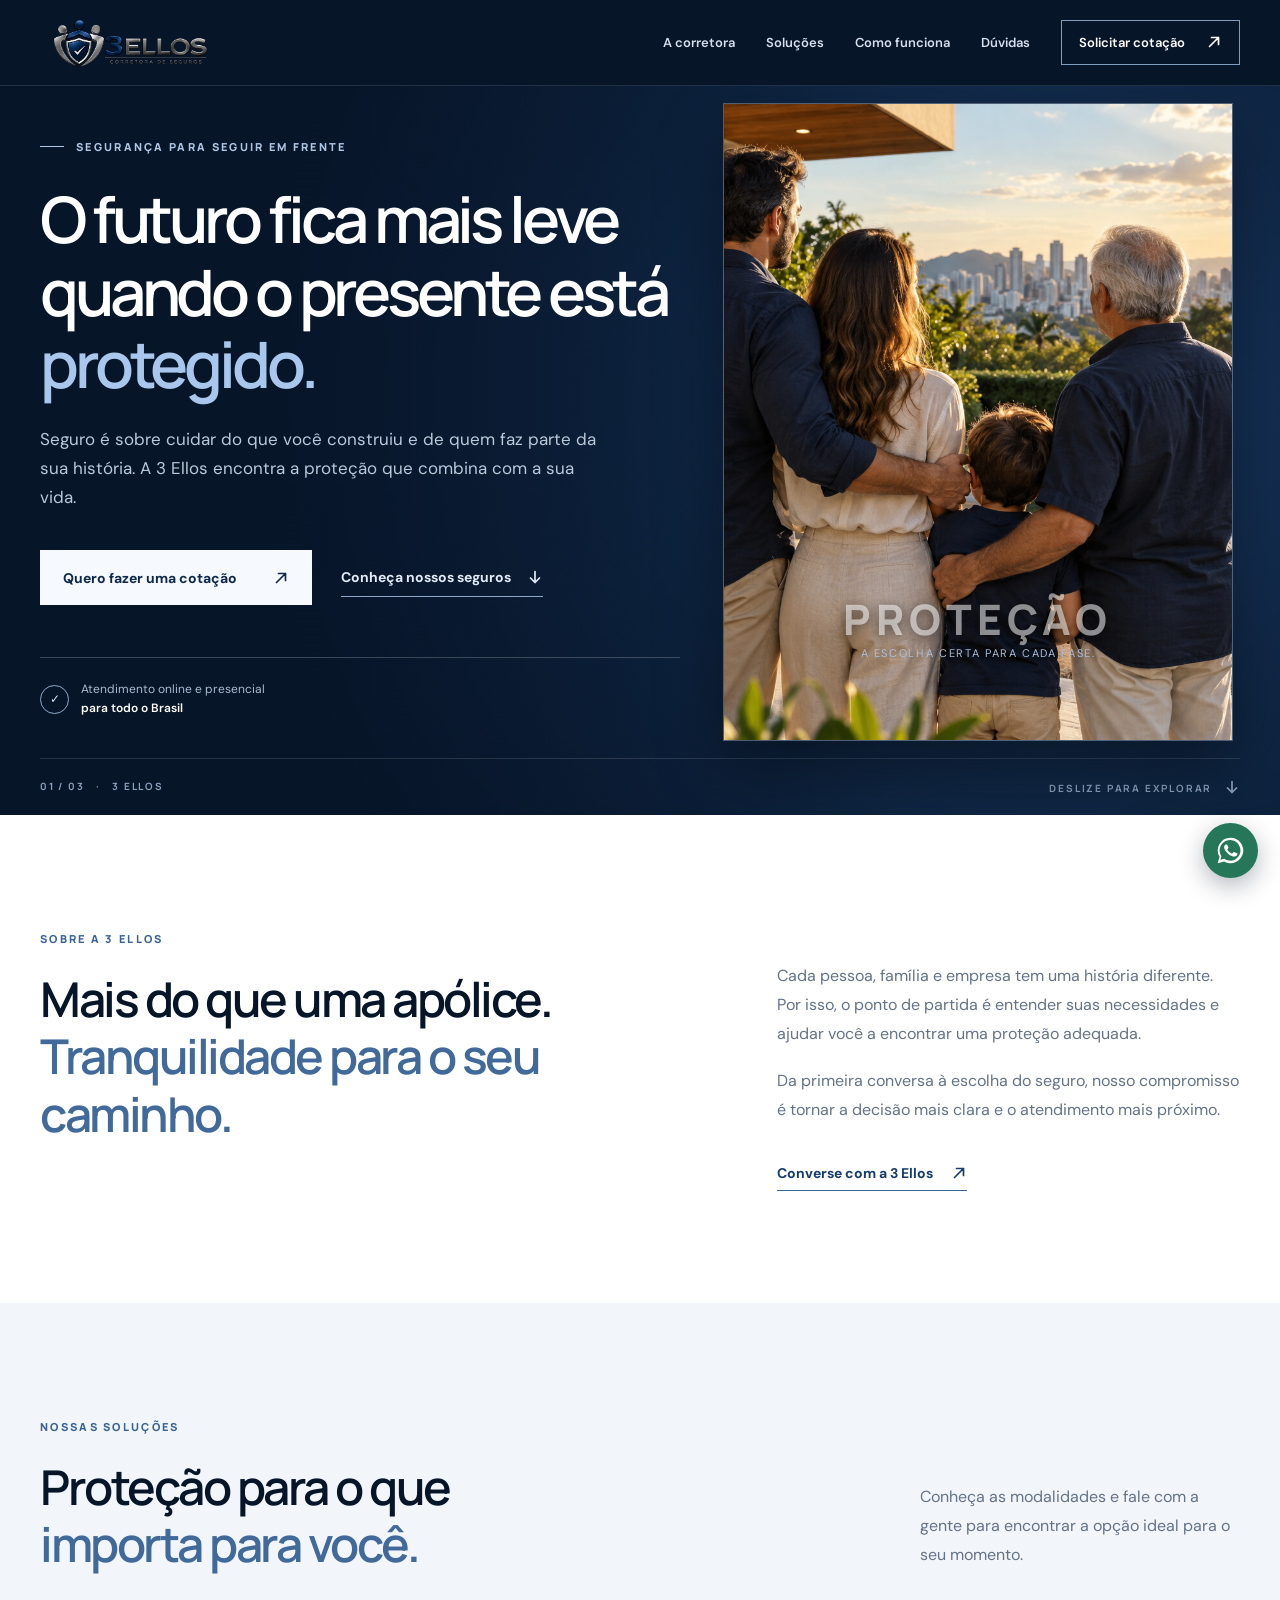
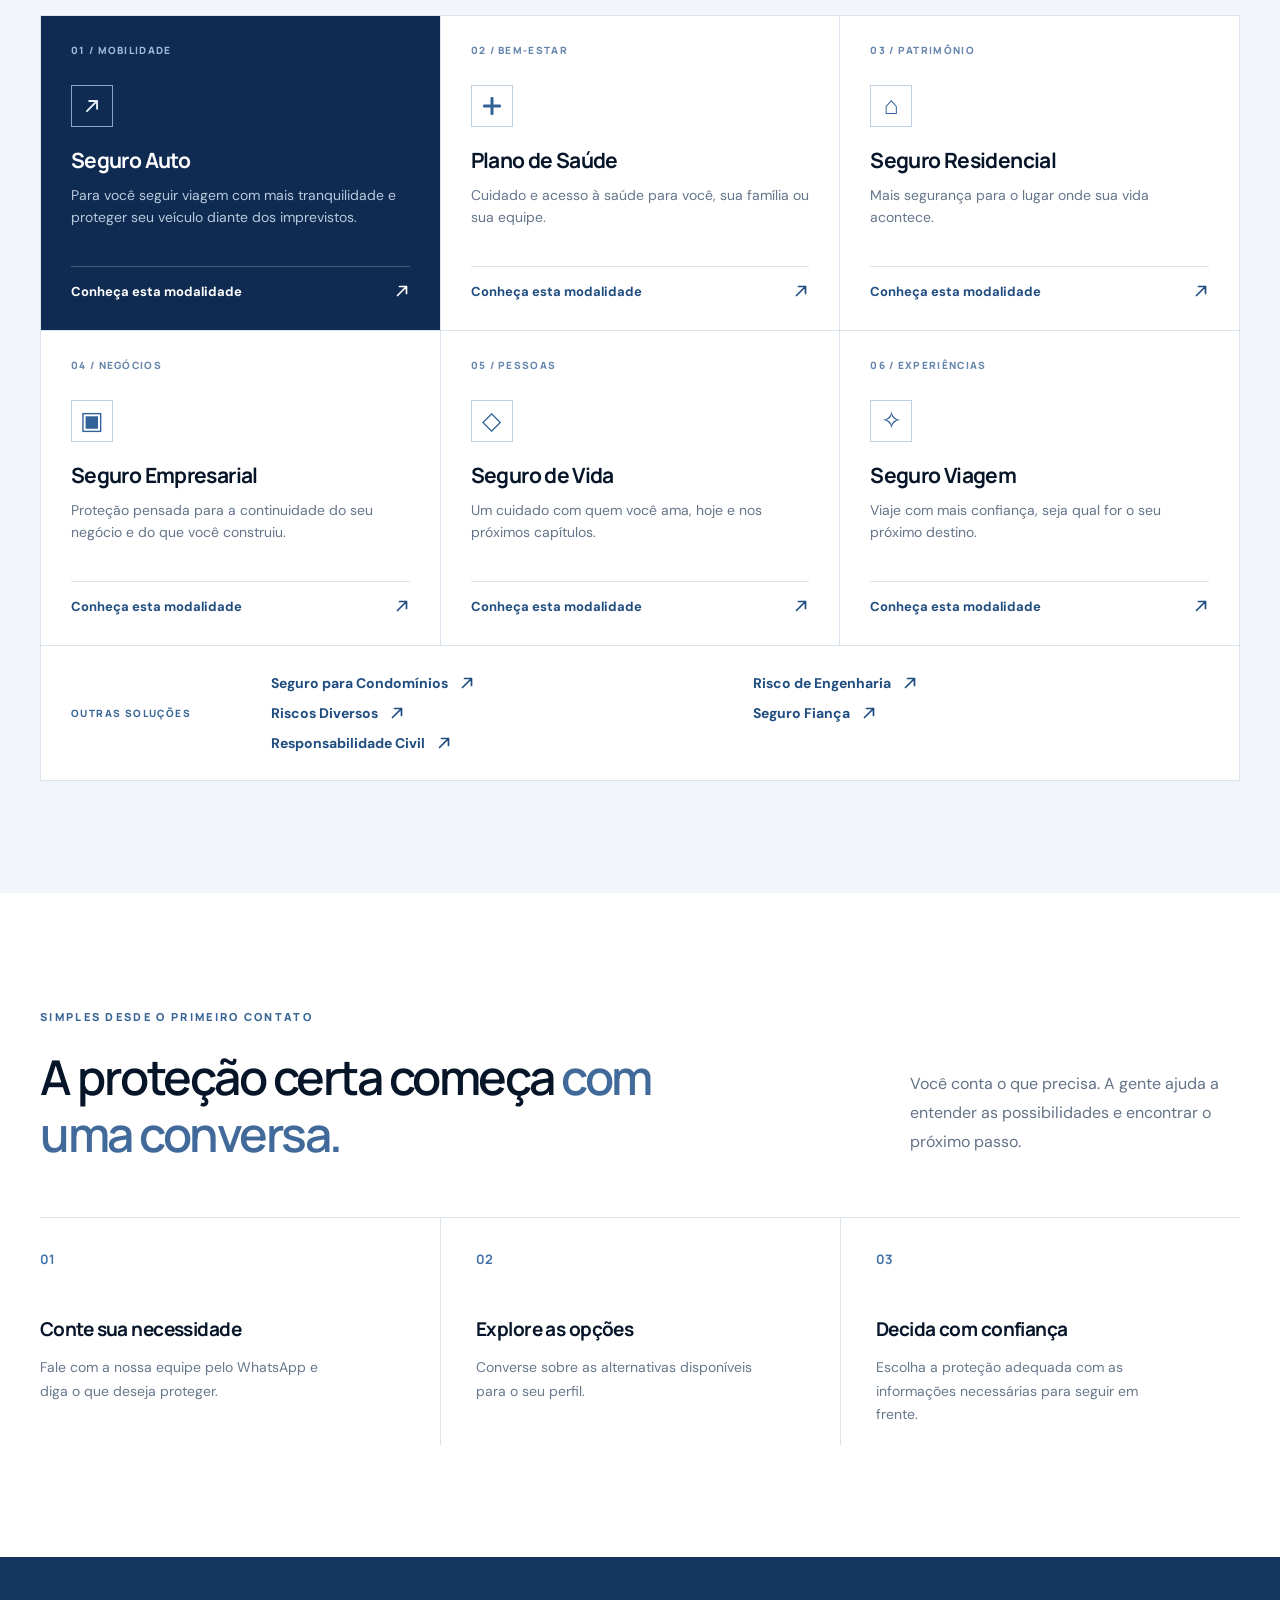
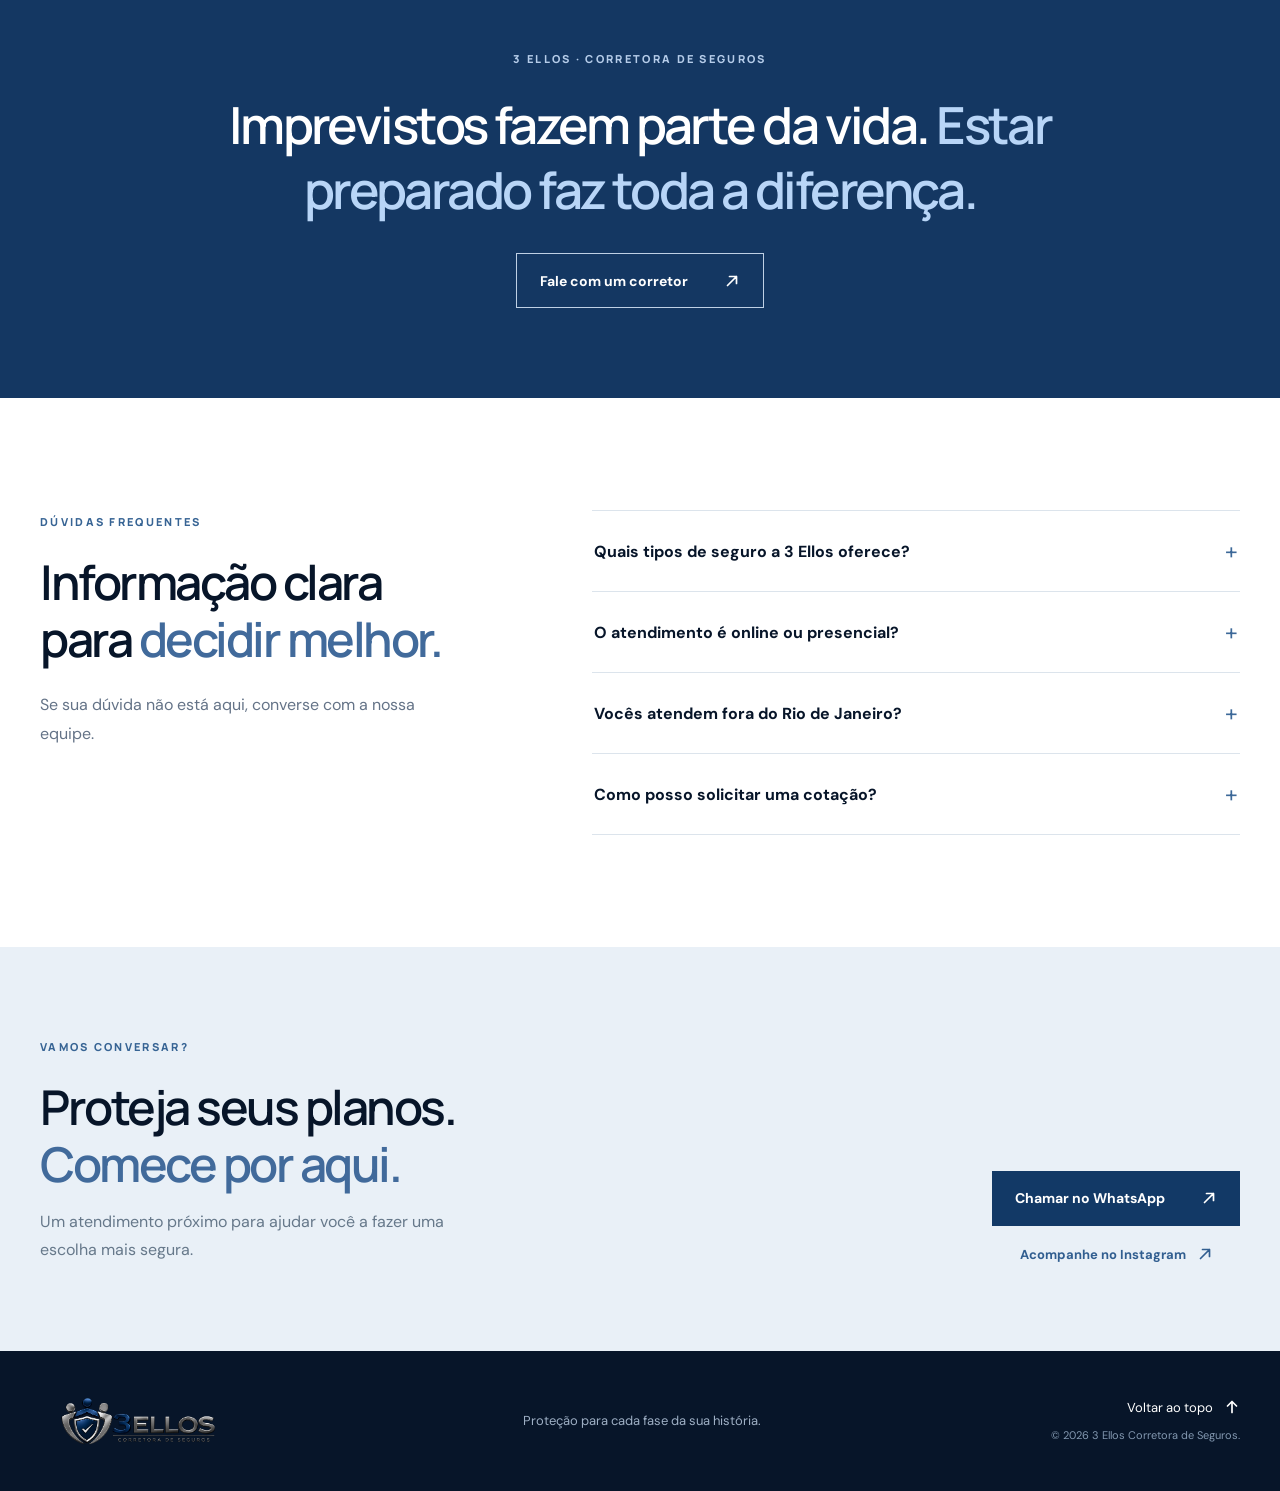
<file: index.html>
<!doctype html>
<html lang="pt-BR">

<head>
  <meta charset="utf-8">
  <meta name="viewport" content="width=device-width,initial-scale=1">
  <meta name="theme-color" content="#071529">
  <meta name="description" content="3 Ellos Corretora de Seguros. Proteção para sua vida, família, patrimônio e empresa. Atendimento online e presencial em todo o Brasil.">
  <title>3 Ellos | Corretora de Seguros</title>
  <link rel="preconnect" href="https://fonts.googleapis.com">
  <link rel="preconnect" href="https://fonts.gstatic.com" crossorigin>
  <link href="https://fonts.googleapis.com/css2?family=DM+Sans:wght@400;500;600;700&family=Manrope:wght@400;500;600;700;800&display=swap" rel="stylesheet">
  <link rel="icon" type="image/svg+xml" href="favicon.svg">
  <link rel="stylesheet" href="style.css">
</head>

<body>
  <a class="skip" href="#conteudo">Pular para conteúdo</a>

  <header class="header" id="inicio">
    <div class="container nav">
      <a class="brand" href="#inicio" aria-label="3 Ellos, início">
        <img class="brand-logo" src="logo-3ellos.png" alt="3 Ellos Corretora de Seguros">
      </a>
      <button class="menu-toggle" aria-label="Abrir menu" aria-expanded="false" aria-controls="menu">
        <span></span><span></span>
      </button>
      <nav id="menu" class="menu" aria-label="Navegação principal">
        <a href="#sobre">A corretora</a>
        <a href="#solucoes">Soluções</a>
        <a href="#como-funciona">Como funciona</a>
        <a href="#duvidas">Dúvidas</a>
        <a class="menu-cta" href="https://wa.me/5521996011307?text=Ol%C3%A1%2C%20vim%20pelo%20site%20e%20gostaria%20de%20fazer%20uma%20cota%C3%A7%C3%A3o." target="_blank" rel="noopener noreferrer">
          Solicitar cotação <span class="icon icon-diagonal" aria-hidden="true"></span>
        </a>
      </nav>
    </div>
  </header>

  <main id="conteudo">
    <section class="hero">
      <div class="container hero-inner">
        <div class="hero-copy">
          <span class="eyebrow"><span class="eyebrow-line"></span> SEGURANÇA PARA SEGUIR EM FRENTE</span>
          <h1>O futuro fica mais leve quando o presente está <em>protegido.</em></h1>
          <p>Seguro é sobre cuidar do que você construiu e de quem faz parte da sua história. A 3 Ellos encontra a proteção que combina com a sua vida.</p>
          <div class="hero-actions">
            <a class="button button-primary" href="https://wa.me/5521996011307?text=Ol%C3%A1%2C%20vim%20pelo%20site%20e%20gostaria%20de%20fazer%20uma%20cota%C3%A7%C3%A3o." target="_blank" rel="noopener noreferrer">
              Quero fazer uma cotação <span class="icon icon-diagonal" aria-hidden="true"></span>
            </a>
            <a class="text-link" href="#solucoes">
              Conheça nossos seguros <span class="icon icon-down" aria-hidden="true"></span>
            </a>
          </div>
          <div class="hero-note">
            <span class="note-mark">✓</span>
            <span>Atendimento online e presencial<br><strong>para todo o Brasil</strong></span>
          </div>
        </div>

        <div class="hero-art">
          <div class="art-orbit orbit-one"></div>
          <div class="art-orbit orbit-two"></div>
          <div class="hero-photo">
            <img src="seguro-familia.png" alt="Família reunida em casa ao pôr do sol" fetchpriority="high">
          </div>
          <span class="art-word" aria-hidden="true">PROTEÇÃO</span>
          <span class="art-caption">A escolha certa para cada fase.</span>
        </div>
      </div>
      <div class="container hero-bottom">
        <span>01 / 03 &nbsp; · &nbsp; 3 ELLOS</span>
        <span>DESLIZE PARA EXPLORAR <span class="icon icon-down" aria-hidden="true"></span></span>
      </div>
    </section>

    <section class="intro section" id="sobre">
      <div class="container intro-grid">
        <div>
          <span class="section-kicker">SOBRE A 3 ELLOS</span>
          <h2>Mais do que uma apólice. <span>Tranquilidade para o seu caminho.</span></h2>
        </div>
        <div class="intro-right">
          <p>Cada pessoa, família e empresa tem uma história diferente. Por isso, o ponto de partida é entender suas necessidades e ajudar você a encontrar uma proteção adequada.</p>
          <p>Da primeira conversa à escolha do seguro, nosso compromisso é tornar a decisão mais clara e o atendimento mais próximo.</p>
          <a class="inline-link" href="https://wa.me/5521996011307?text=Ol%C3%A1%2C%20quero%20conhecer%20melhor%20a%203%20Ellos." target="_blank" rel="noopener noreferrer">
            Converse com a 3 Ellos <span class="icon icon-diagonal" aria-hidden="true"></span>
          </a>
        </div>
      </div>
    </section>

    <section class="services section" id="solucoes">
      <div class="container">
        <div class="section-head">
          <div>
            <span class="section-kicker">NOSSAS SOLUÇÕES</span>
            <h2>Proteção para o que<br><span>importa para você.</span></h2>
          </div>
          <p>Conheça as modalidades e fale com a gente para encontrar a opção ideal para o seu momento.</p>
        </div>

        <div class="service-grid">
          <article class="service-card featured">
            <span class="card-num">01 / MOBILIDADE</span>
            <div class="service-symbol" aria-hidden="true"><span class="icon icon-diagonal"></span></div>
            <h3>Seguro Auto</h3>
            <p>Para você seguir viagem com mais tranquilidade e proteger seu veículo diante dos imprevistos.</p>
            <a href="auto.html">Conheça esta modalidade <span class="icon icon-diagonal" aria-hidden="true"></span></a>
          </article>
          <article class="service-card">
            <span class="card-num">02 / BEM-ESTAR</span>
            <div class="service-symbol" aria-hidden="true">
              <span class="service-health-icon"></span>
            </div>
            <h3>Plano de Saúde</h3>
            <p>Cuidado e acesso à saúde para você, sua família ou sua equipe.</p>
            <a href="saude.html">Conheça esta modalidade <span class="icon icon-diagonal" aria-hidden="true"></span></a>
          </article>
          <article class="service-card">
            <span class="card-num">03 / PATRIMÔNIO</span>
            <div class="service-symbol" aria-hidden="true">⌂</div>
            <h3>Seguro Residencial</h3>
            <p>Mais segurança para o lugar onde sua vida acontece.</p>
            <a href="residencial.html">Conheça esta modalidade <span class="icon icon-diagonal" aria-hidden="true"></span></a>
          </article>
          <article class="service-card">
            <span class="card-num">04 / NEGÓCIOS</span>
            <div class="service-symbol" aria-hidden="true">▣</div>
            <h3>Seguro Empresarial</h3>
            <p>Proteção pensada para a continuidade do seu negócio e do que você construiu.</p>
            <a href="empresarial.html">Conheça esta modalidade <span class="icon icon-diagonal" aria-hidden="true"></span></a>
          </article>
          <article class="service-card">
            <span class="card-num">05 / PESSOAS</span>
            <div class="service-symbol" aria-hidden="true">◇</div>
            <h3>Seguro de Vida</h3>
            <p>Um cuidado com quem você ama, hoje e nos próximos capítulos.</p>
            <a href="vida.html">Conheça esta modalidade <span class="icon icon-diagonal" aria-hidden="true"></span></a>
          </article>
          <article class="service-card">
            <span class="card-num">06 / EXPERIÊNCIAS</span>
            <div class="service-symbol" aria-hidden="true">✧</div>
            <h3>Seguro Viagem</h3>
            <p>Viaje com mais confiança, seja qual for o seu próximo destino.</p>
            <a href="viagem.html">Conheça esta modalidade <span class="icon icon-diagonal" aria-hidden="true"></span></a>
          </article>
        </div>

        <div class="more-services">
          <span>OUTRAS SOLUÇÕES</span>
          <div class="other-links">
            <a href="condominios.html">Seguro para Condomínios <span class="icon icon-diagonal" aria-hidden="true"></span></a>
            <a href="engenharia.html">Risco de Engenharia <span class="icon icon-diagonal" aria-hidden="true"></span></a>
            <a href="riscos-diversos.html">Riscos Diversos <span class="icon icon-diagonal" aria-hidden="true"></span></a>
            <a href="fianca.html">Seguro Fiança <span class="icon icon-diagonal" aria-hidden="true"></span></a>
            <a href="responsabilidade-civil.html">Responsabilidade Civil <span class="icon icon-diagonal" aria-hidden="true"></span></a>
          </div>
        </div>
      </div>
    </section>

    <section class="process section" id="como-funciona">
      <div class="container">
        <span class="section-kicker">SIMPLES DESDE O PRIMEIRO CONTATO</span>
        <div class="process-heading">
          <h2>A proteção certa começa <span>com uma conversa.</span></h2>
          <p>Você conta o que precisa. A gente ajuda a entender as possibilidades e encontrar o próximo passo.</p>
        </div>
        <div class="steps">
          <article><span>01</span>
            <h3>Conte sua necessidade</h3>
            <p>Fale com a nossa equipe pelo WhatsApp e diga o que deseja proteger.</p>
          </article>
          <article><span>02</span>
            <h3>Explore as opções</h3>
            <p>Converse sobre as alternativas disponíveis para o seu perfil.</p>
          </article>
          <article><span>03</span>
            <h3>Decida com confiança</h3>
            <p>Escolha a proteção adequada com as informações necessárias para seguir em frente.</p>
          </article>
        </div>
      </div>
    </section>

    <section class="statement">
      <div class="container statement-inner">
        <span class="section-kicker">3 ELLOS · CORRETORA DE SEGUROS</span>
        <p>Imprevistos fazem parte da vida. <em>Estar preparado faz toda a diferença.</em></p>
        <a class="button button-light" href="https://wa.me/5521996011307?text=Ol%C3%A1%2C%20vim%20pelo%20site%20e%20gostaria%20de%20fazer%20uma%20cota%C3%A7%C3%A3o." target="_blank" rel="noopener noreferrer">
          Fale com um corretor <span class="icon icon-diagonal" aria-hidden="true"></span>
        </a>
      </div>
    </section>

    <section class="faq section" id="duvidas">
      <div class="container faq-grid">
        <div>
          <span class="section-kicker">DÚVIDAS FREQUENTES</span>
          <h2>Informação clara para <span>decidir melhor.</span></h2>
          <p>Se sua dúvida não está aqui, converse com a nossa equipe.</p>
        </div>
        <div class="faq-list">
          <details>
            <summary>Quais tipos de seguro a 3 Ellos oferece?<span aria-hidden="true">+</span></summary>
            <p>Atendemos demandas de seguro auto, residencial, empresarial, de vida, viagem, condomínios, fiança, responsabilidade civil, riscos diversos e risco de engenharia, além de planos de saúde. Entre em contato para conversar sobre sua necessidade específica.</p>
          </details>
          <details>
            <summary>O atendimento é online ou presencial?<span aria-hidden="true">+</span></summary>
            <p>Os dois. Você pode começar a conversa online e consultar a possibilidade de atendimento presencial com a equipe.</p>
          </details>
          <details>
            <summary>Vocês atendem fora do Rio de Janeiro?<span aria-hidden="true">+</span></summary>
            <p>Sim. A 3 Ellos atende clientes em todo o Brasil.</p>
          </details>
          <details>
            <summary>Como posso solicitar uma cotação?<span aria-hidden="true">+</span></summary>
            <p>Use um dos botões de cotação do site para conversar pelo WhatsApp. Conte qual seguro você procura e a equipe orientará os próximos passos.</p>
          </details>
        </div>
      </div>
    </section>

    <section class="contact" id="contato">
      <div class="container contact-inner">
        <div>
          <span class="section-kicker">VAMOS CONVERSAR?</span>
          <h2>Proteja seus planos.<br><span>Comece por aqui.</span></h2>
          <p>Um atendimento próximo para ajudar você a fazer uma escolha mais segura.</p>
        </div>
        <div class="contact-actions">
          <a class="button button-primary" href="https://wa.me/5521996011307?text=Ol%C3%A1%2C%20vim%20pelo%20site%20e%20gostaria%20de%20fazer%20uma%20cota%C3%A7%C3%A3o." target="_blank" rel="noopener noreferrer">
            Chamar no WhatsApp <span class="icon icon-diagonal" aria-hidden="true"></span>
          </a>
          <a href="https://www.instagram.com/3elloscorretoradeseguros/" target="_blank" rel="noopener noreferrer">
            Acompanhe no Instagram <span class="icon icon-diagonal" aria-hidden="true"></span>
          </a>
        </div>
      </div>
    </section>
  </main>

  <footer class="footer">
    <div class="container footer-inner">
      <a class="brand" href="#inicio">
        <img class="brand-logo" src="logo-3ellos.png" alt="3 Ellos Corretora de Seguros">
      </a>
      <p>Proteção para cada fase da sua história.</p>
      <div>
        <a href="#inicio">Voltar ao topo <span class="icon icon-up" aria-hidden="true"></span></a>
        <small>© <span id="year"></span> 3 Ellos Corretora de Seguros.</small>
      </div>
    </div>
  </footer>

  <a class="floating" href="https://wa.me/5521996011307?text=Ol%C3%A1%2C%20vim%20pelo%20site%20e%20gostaria%20de%20fazer%20uma%20cota%C3%A7%C3%A3o." target="_blank" rel="noopener noreferrer" aria-label="Solicitar cotação pelo WhatsApp">
    <svg viewBox="0 0 32 32" fill="currentColor" aria-hidden="true">
      <path d="M16 .8A15.1 15.1 0 0 0 3 23.5L.8 31l7.7-2A15.1 15.1 0 1 0 16 .8Zm0 27.4c-2.5 0-4.9-.7-7-2l-.5-.3-4.5 1.2 1.2-4.4-.3-.5a12.3 12.3 0 1 1 11.1 6Zm6.8-9.2c-.4-.2-2.2-1.1-2.6-1.2-.3-.1-.6-.2-.8.2-.3.4-1 1.2-1.2 1.4-.2.2-.4.3-.8.1-.4-.2-1.6-.6-3-1.9-1.1-1-1.9-2.2-2.1-2.6-.2-.4 0-.6.2-.8l.6-.7.4-.6c.1-.2 0-.5 0-.7l-1.2-2.8c-.3-.7-.6-.6-.8-.6h-.7c-.3 0-.7.1-1 .5-.3.4-1.3 1.3-1.3 3.1s1.4 3.6 1.6 3.9c.2.2 2.8 4.3 6.8 6 .9.4 1.6.6 2.2.7.9.3 1.7.2 2.3.2.7-.1 2.2-.9 2.5-1.8.3-.9.3-1.7.2-1.8-.1-.2-.3-.3-.7-.5Z" />
    </svg>
  </a>

  <script src="script.js" defer></script>
</body>

</html>
</file>
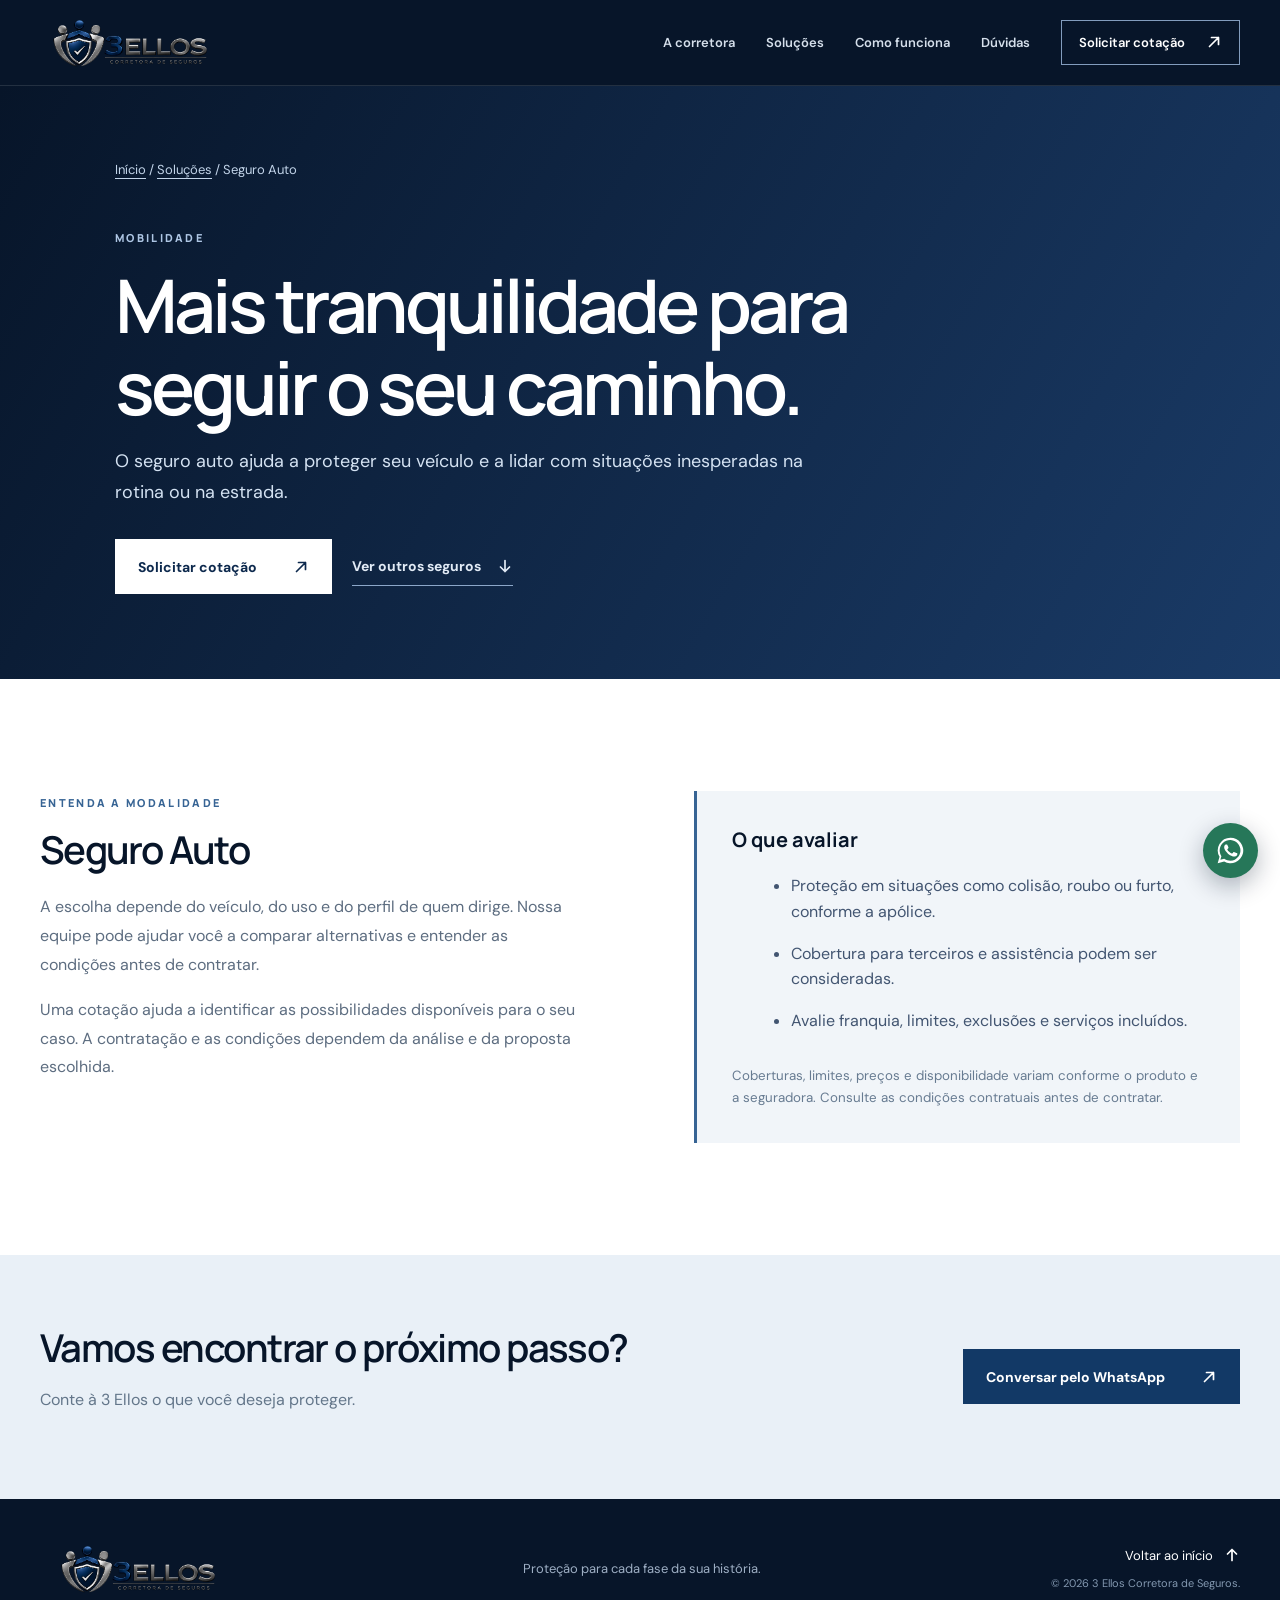
<file: auto.html>
<!doctype html>
<html lang="pt-BR">

<head>
  <meta charset="utf-8">
  <meta name="viewport" content="width=device-width,initial-scale=1">
  <meta name="theme-color" content="#071529">
  <meta name="description" content="Conheça o Seguro Auto da 3 Ellos Corretora de Seguros.">
  <title>Seguro Auto | 3 Ellos</title>
  <link rel="preconnect" href="https://fonts.googleapis.com">
  <link rel="preconnect" href="https://fonts.gstatic.com" crossorigin>
  <link href="https://fonts.googleapis.com/css2?family=DM+Sans:wght@400;500;600;700&family=Manrope:wght@400;500;600;700;800&display=swap" rel="stylesheet">
  <link rel="icon" type="image/svg+xml" href="favicon.svg">
  <link rel="stylesheet" href="style.css">
</head>

<body data-seguro="auto">
  <header class="header">
    <div class="container nav">
      <a class="brand" href="index.html"><img class="brand-logo" src="logo-3ellos.png" alt="3 Ellos Corretora de Seguros"></a>
      <button class="menu-toggle" aria-label="Abrir menu" aria-expanded="false" aria-controls="menu"><span></span><span></span></button>
      <nav id="menu" class="menu" aria-label="Navegação principal">
        <a href="index.html#sobre">A corretora</a><a href="index.html#solucoes">Soluções</a>
        <a href="index.html#como-funciona">Como funciona</a><a href="index.html#duvidas">Dúvidas</a>
        <a class="menu-cta" data-cotacao href="#" target="_blank" rel="noopener noreferrer">Solicitar cotação <span class="icon icon-diagonal" aria-hidden="true"></span></a>
      </nav>
    </div>
  </header>
  <main>
    <section class="detail-hero">
      <div class="container">
        <div class="breadcrumb"><a href="index.html">Início</a> / <a href="index.html#solucoes">Soluções</a> / <span data-nome></span></div>
        <span class="eyebrow" data-tag></span>
        <h1 data-chamada></h1>
        <p data-intro></p>
        <div class="detail-actions">
          <a class="button button-primary" data-cotacao href="#" target="_blank" rel="noopener noreferrer">Solicitar cotação <span class="icon icon-diagonal" aria-hidden="true"></span></a>
          <a class="text-link" href="index.html#solucoes">Ver outros seguros <span class="icon icon-down" aria-hidden="true"></span></a>
        </div>
      </div>
    </section>
    <section class="detail-body section">
      <div class="container detail-grid">
        <div><span class="section-kicker">ENTENDA A MODALIDADE</span>
          <h2 data-nome></h2>
          <p data-sobre></p>
          <p>Uma cotação ajuda a identificar as possibilidades disponíveis para o seu caso. A contratação e as condições dependem da análise e da proposta escolhida.</p>
        </div>
        <div class="detail-panel">
          <h3>O que avaliar</h3>
          <ul data-pontos></ul><small>Coberturas, limites, preços e disponibilidade variam conforme o produto e a seguradora. Consulte as condições contratuais antes de contratar.</small>
        </div>
      </div>
    </section>
    <section class="detail-bottom">
      <div class="container">
        <div>
          <h2>Vamos encontrar o próximo passo?</h2>
          <p>Conte à 3 Ellos o que você deseja proteger.</p>
        </div><a class="button" data-cotacao href="#" target="_blank" rel="noopener noreferrer">Conversar pelo WhatsApp <span class="icon icon-diagonal" aria-hidden="true"></span></a>
      </div>
    </section>
  </main>
  <footer class="footer">
    <div class="container footer-inner"><a class="brand" href="index.html"><img class="brand-logo" src="logo-3ellos.png" alt="3 Ellos Corretora de Seguros"></a>
      <p>Proteção para cada fase da sua história.</p>
      <div><a href="index.html">Voltar ao início <span class="icon icon-up" aria-hidden="true"></span></a><small>© <span id="year"></span> 3 Ellos Corretora de Seguros.</small></div>
    </div>
  </footer>
  <a class="floating" data-cotacao href="#" target="_blank" rel="noopener noreferrer" aria-label="Solicitar cotação pelo WhatsApp"><svg viewBox="0 0 32 32" fill="currentColor" aria-hidden="true">
      <path d="M16 .8A15.1 15.1 0 0 0 3 23.5L.8 31l7.7-2A15.1 15.1 0 1 0 16 .8Zm0 27.4c-2.5 0-4.9-.7-7-2l-.5-.3-4.5 1.2 1.2-4.4-.3-.5a12.3 12.3 0 1 1 11.1 6Zm6.8-9.2c-.4-.2-2.2-1.1-2.6-1.2-.3-.1-.6-.2-.8.2-.3.4-1 1.2-1.2 1.4-.2.2-.4.3-.8.1-.4-.2-1.6-.6-3-1.9-1.1-1-1.9-2.2-2.1-2.6-.2-.4 0-.6.2-.8l.6-.7.4-.6c.1-.2 0-.5 0-.7l-1.2-2.8c-.3-.7-.6-.6-.8-.6h-.7c-.3 0-.7.1-1 .5-.3.4-1.3 1.3-1.3 3.1s1.4 3.6 1.6 3.9c.2.2 2.8 4.3 6.8 6 .9.4 1.6.6 2.2.7.9.3 1.7.2 2.3.2.7-.1 2.2-.9 2.5-1.8.3-.9.3-1.7.2-1.8-.1-.2-.3-.3-.7-.5Z" />
    </svg></a>
  <script src="script.js" defer></script>
  <script src="modalidade.js" defer></script>
</body>

</html>
</file>
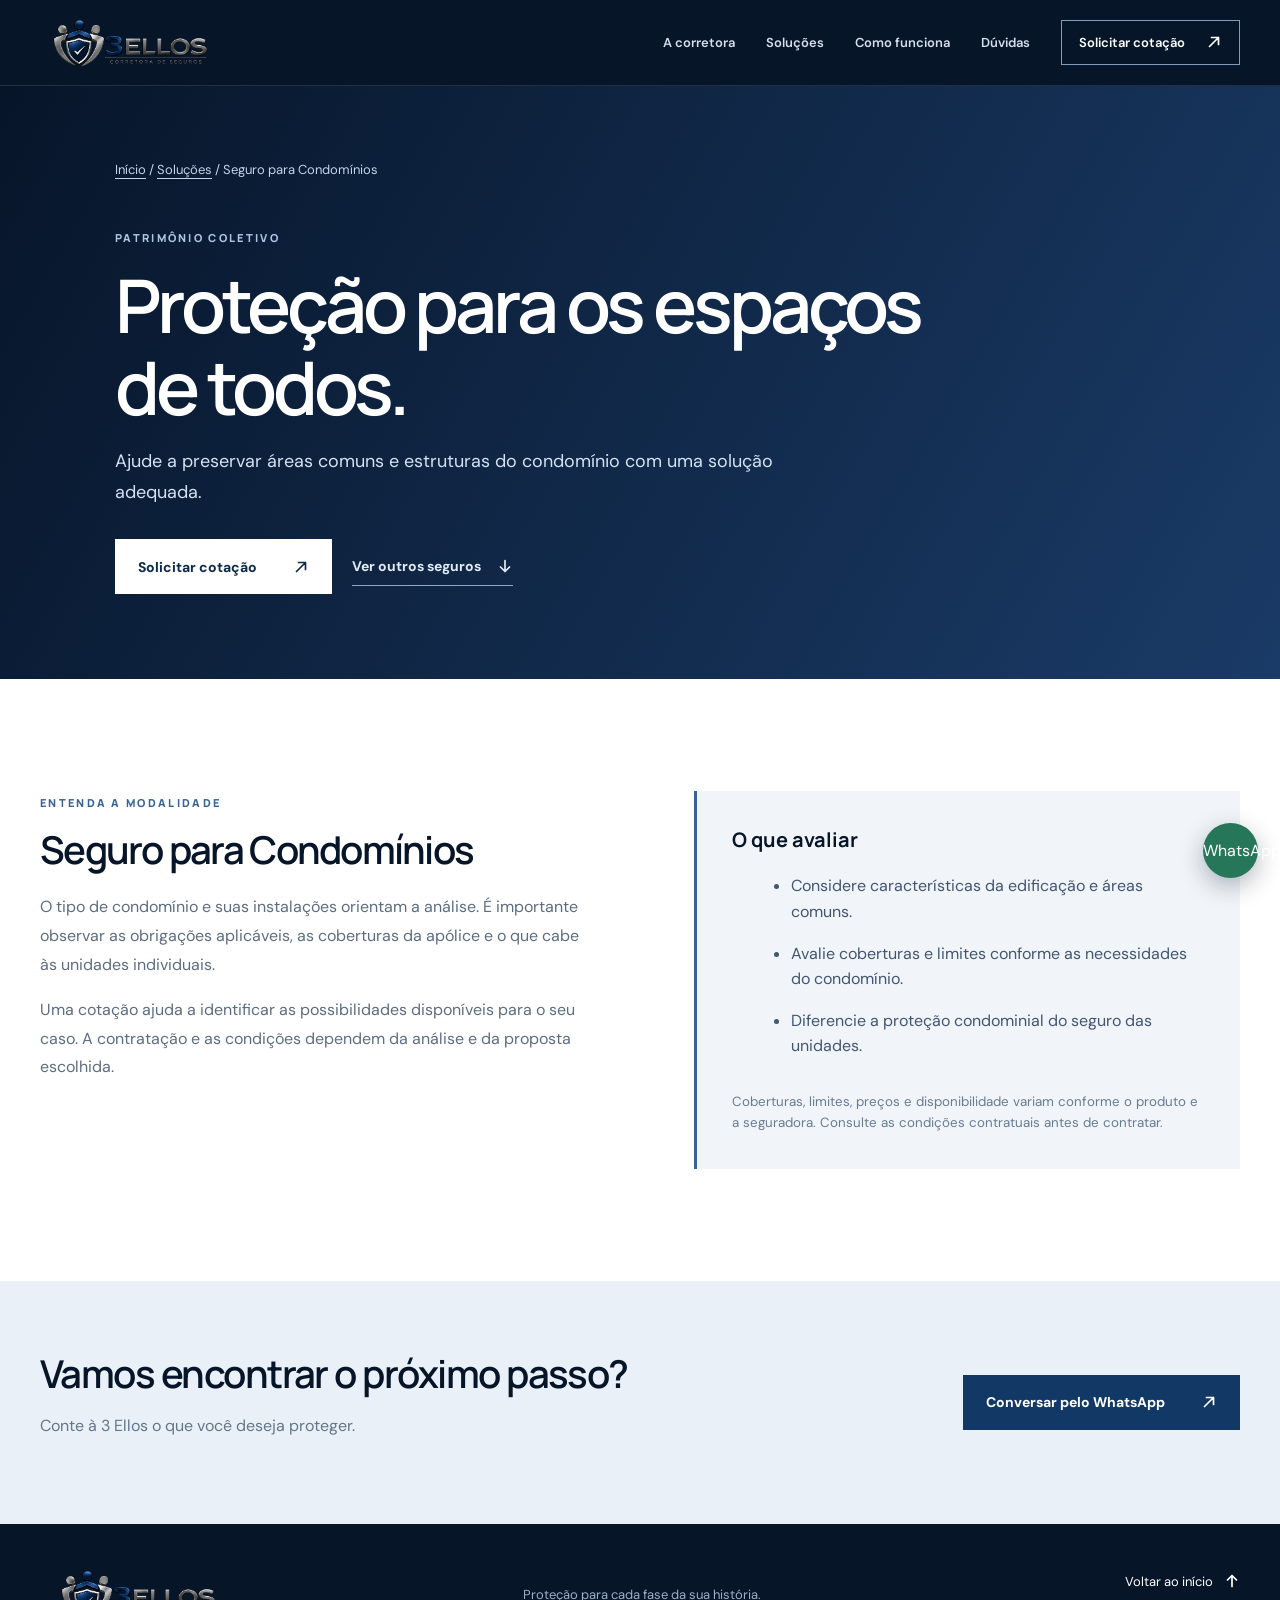
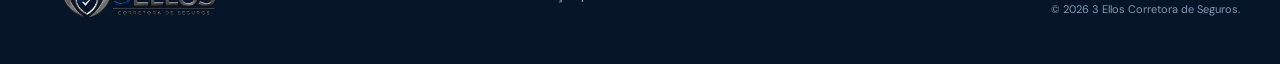
<file: condominios.html>
<!doctype html>
<html lang="pt-BR">

<head>
  <meta charset="utf-8">
  <meta name="viewport" content="width=device-width,initial-scale=1">
  <meta name="theme-color" content="#071529">
  <meta name="description" content="Conheça o Seguro para Condomínios da 3 Ellos Corretora de Seguros.">
  <title>Seguro para Condomínios | 3 Ellos</title>
  <link rel="preconnect" href="https://fonts.googleapis.com">
  <link rel="preconnect" href="https://fonts.gstatic.com" crossorigin>
  <link href="https://fonts.googleapis.com/css2?family=DM+Sans:wght@400;500;600;700&family=Manrope:wght@400;500;600;700;800&display=swap" rel="stylesheet">
  <link rel="icon" type="image/svg+xml" href="favicon.svg">
  <link rel="stylesheet" href="style.css">
</head>

<body data-seguro="condominios">
  <header class="header">
    <div class="container nav"><a class="brand" href="index.html"><img class="brand-logo" src="logo-3ellos.png" alt="3 Ellos Corretora de Seguros"></a><button class="menu-toggle" aria-label="Abrir menu" aria-expanded="false" aria-controls="menu"><span></span><span></span></button>
      <nav id="menu" class="menu" aria-label="Navegação principal"><a href="index.html#sobre">A corretora</a><a href="index.html#solucoes">Soluções</a><a href="index.html#como-funciona">Como funciona</a><a href="index.html#duvidas">Dúvidas</a><a class="menu-cta" data-cotacao href="#" target="_blank" rel="noopener noreferrer">Solicitar cotação <span class="icon icon-diagonal" aria-hidden="true"></span></a></nav>
    </div>
  </header>
  <main>
    <section class="detail-hero">
      <div class="container">
        <div class="breadcrumb"><a href="index.html">Início</a> / <a href="index.html#solucoes">Soluções</a> / <span data-nome></span></div><span class="eyebrow" data-tag></span>
        <h1 data-chamada></h1>
        <p data-intro></p>
        <div class="detail-actions"><a class="button button-primary" data-cotacao href="#" target="_blank" rel="noopener noreferrer">Solicitar cotação <span class="icon icon-diagonal" aria-hidden="true"></span></a><a class="text-link" href="index.html#solucoes">Ver outros seguros <span class="icon icon-down" aria-hidden="true"></span></a></div>
      </div>
    </section>
    <section class="detail-body section">
      <div class="container detail-grid">
        <div><span class="section-kicker">ENTENDA A MODALIDADE</span>
          <h2 data-nome></h2>
          <p data-sobre></p>
          <p>Uma cotação ajuda a identificar as possibilidades disponíveis para o seu caso. A contratação e as condições dependem da análise e da proposta escolhida.</p>
        </div>
        <div class="detail-panel">
          <h3>O que avaliar</h3>
          <ul data-pontos></ul><small>Coberturas, limites, preços e disponibilidade variam conforme o produto e a seguradora. Consulte as condições contratuais antes de contratar.</small>
        </div>
      </div>
    </section>
    <section class="detail-bottom">
      <div class="container">
        <div>
          <h2>Vamos encontrar o próximo passo?</h2>
          <p>Conte à 3 Ellos o que você deseja proteger.</p>
        </div><a class="button" data-cotacao href="#" target="_blank" rel="noopener noreferrer">Conversar pelo WhatsApp <span class="icon icon-diagonal" aria-hidden="true"></span></a>
      </div>
    </section>
  </main>
  <footer class="footer">
    <div class="container footer-inner"><a class="brand" href="index.html"><img class="brand-logo" src="logo-3ellos.png" alt="3 Ellos Corretora de Seguros"></a>
      <p>Proteção para cada fase da sua história.</p>
      <div><a href="index.html">Voltar ao início <span class="icon icon-up" aria-hidden="true"></span></a><small>© <span id="year"></span> 3 Ellos Corretora de Seguros.</small></div>
    </div>
  </footer>
  <a class="floating" data-cotacao href="#" target="_blank" rel="noopener noreferrer" aria-label="Solicitar cotação pelo WhatsApp">WhatsApp</a>
  <script src="script.js" defer></script>
  <script src="modalidade.js" defer></script>
</body>

</html>
</file>
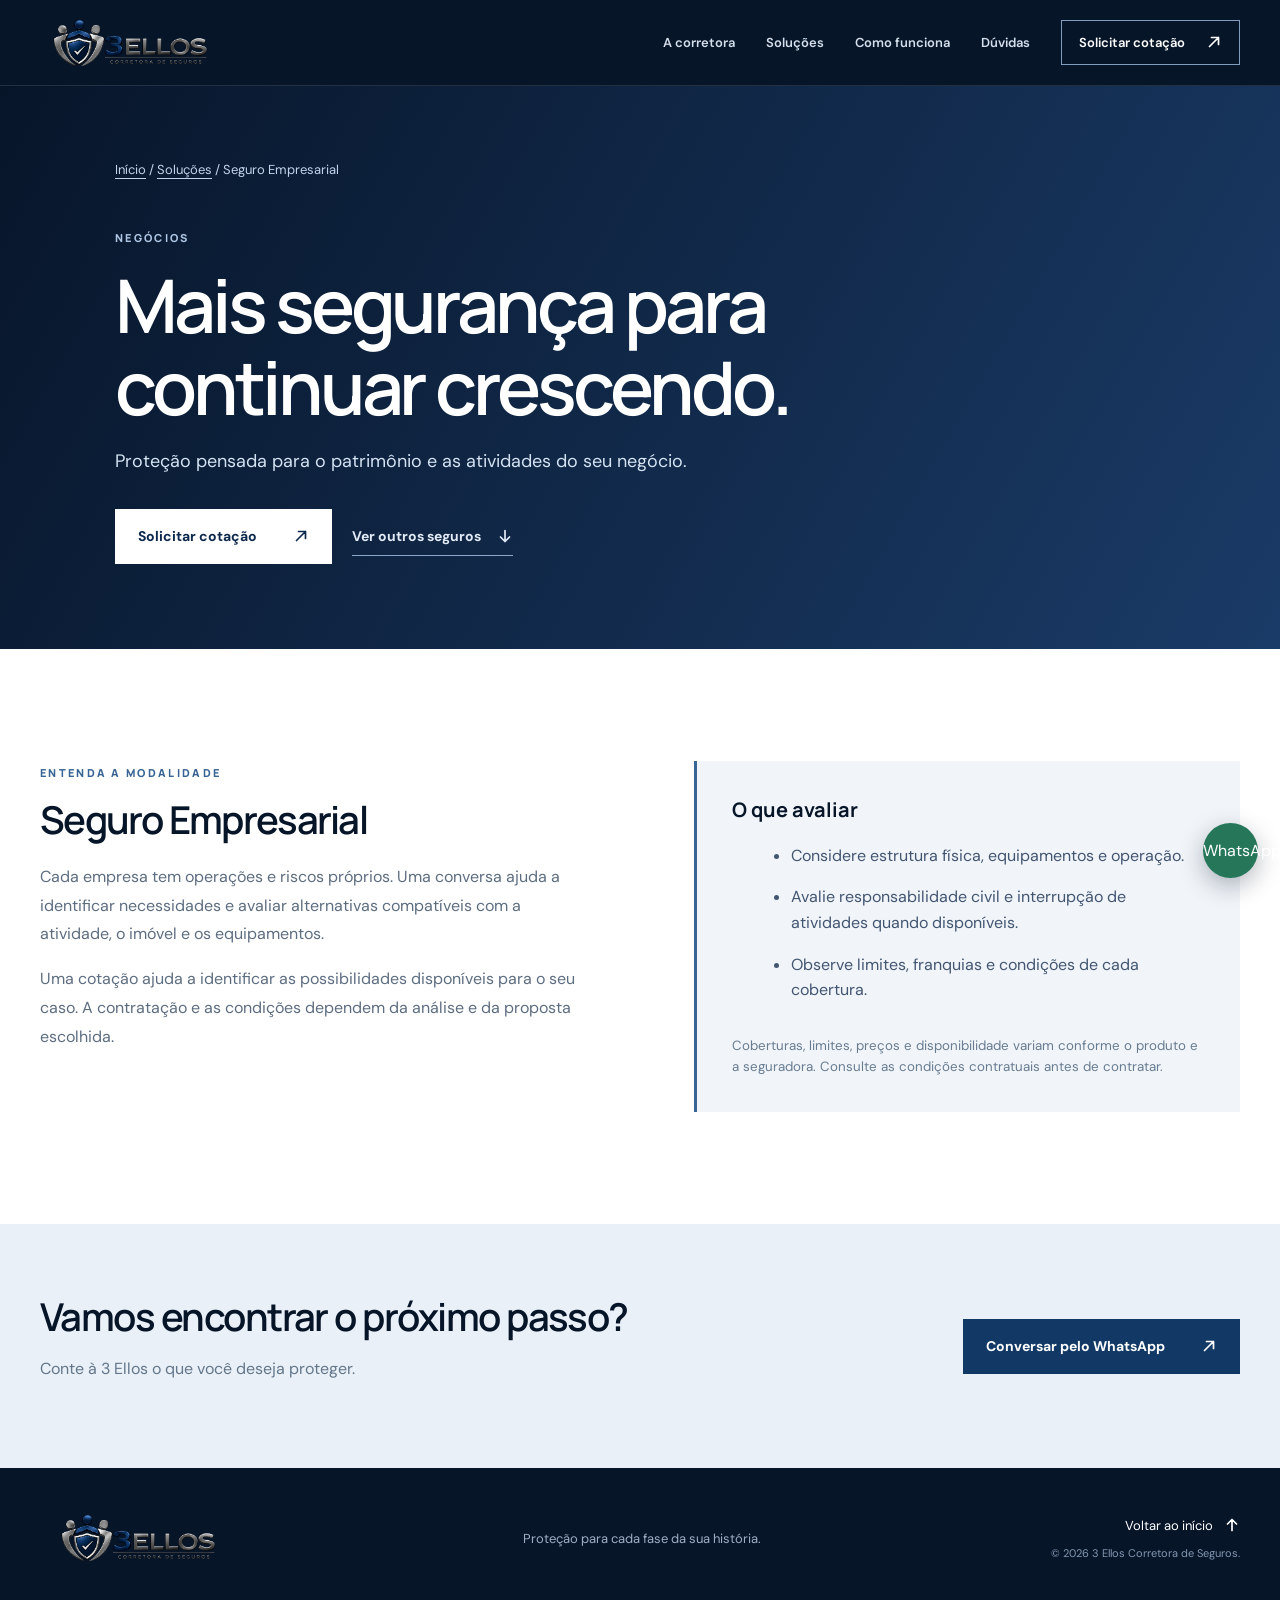
<file: empresarial.html>
<!doctype html>
<html lang="pt-BR">

<head>
  <meta charset="utf-8">
  <meta name="viewport" content="width=device-width,initial-scale=1">
  <meta name="theme-color" content="#071529">
  <meta name="description" content="Conheça o Seguro Empresarial da 3 Ellos Corretora de Seguros.">
  <title>Seguro Empresarial | 3 Ellos</title>
  <link rel="preconnect" href="https://fonts.googleapis.com">
  <link rel="preconnect" href="https://fonts.gstatic.com" crossorigin>
  <link href="https://fonts.googleapis.com/css2?family=DM+Sans:wght@400;500;600;700&family=Manrope:wght@400;500;600;700;800&display=swap" rel="stylesheet">
  <link rel="icon" type="image/svg+xml" href="favicon.svg">
  <link rel="stylesheet" href="style.css">
</head>

<body data-seguro="empresarial">
  <header class="header">
    <div class="container nav"><a class="brand" href="index.html"><img class="brand-logo" src="logo-3ellos.png" alt="3 Ellos Corretora de Seguros"></a><button class="menu-toggle" aria-label="Abrir menu" aria-expanded="false" aria-controls="menu"><span></span><span></span></button>
      <nav id="menu" class="menu" aria-label="Navegação principal"><a href="index.html#sobre">A corretora</a><a href="index.html#solucoes">Soluções</a><a href="index.html#como-funciona">Como funciona</a><a href="index.html#duvidas">Dúvidas</a><a class="menu-cta" data-cotacao href="#" target="_blank" rel="noopener noreferrer">Solicitar cotação <span class="icon icon-diagonal" aria-hidden="true"></span></a></nav>
    </div>
  </header>
  <main>
    <section class="detail-hero">
      <div class="container">
        <div class="breadcrumb"><a href="index.html">Início</a> / <a href="index.html#solucoes">Soluções</a> / <span data-nome></span></div><span class="eyebrow" data-tag></span>
        <h1 data-chamada></h1>
        <p data-intro></p>
        <div class="detail-actions"><a class="button button-primary" data-cotacao href="#" target="_blank" rel="noopener noreferrer">Solicitar cotação <span class="icon icon-diagonal" aria-hidden="true"></span></a><a class="text-link" href="index.html#solucoes">Ver outros seguros <span class="icon icon-down" aria-hidden="true"></span></a></div>
      </div>
    </section>
    <section class="detail-body section">
      <div class="container detail-grid">
        <div><span class="section-kicker">ENTENDA A MODALIDADE</span>
          <h2 data-nome></h2>
          <p data-sobre></p>
          <p>Uma cotação ajuda a identificar as possibilidades disponíveis para o seu caso. A contratação e as condições dependem da análise e da proposta escolhida.</p>
        </div>
        <div class="detail-panel">
          <h3>O que avaliar</h3>
          <ul data-pontos></ul><small>Coberturas, limites, preços e disponibilidade variam conforme o produto e a seguradora. Consulte as condições contratuais antes de contratar.</small>
        </div>
      </div>
    </section>
    <section class="detail-bottom">
      <div class="container">
        <div>
          <h2>Vamos encontrar o próximo passo?</h2>
          <p>Conte à 3 Ellos o que você deseja proteger.</p>
        </div><a class="button" data-cotacao href="#" target="_blank" rel="noopener noreferrer">Conversar pelo WhatsApp <span class="icon icon-diagonal" aria-hidden="true"></span></a>
      </div>
    </section>
  </main>
  <footer class="footer">
    <div class="container footer-inner"><a class="brand" href="index.html"><img class="brand-logo" src="logo-3ellos.png" alt="3 Ellos Corretora de Seguros"></a>
      <p>Proteção para cada fase da sua história.</p>
      <div><a href="index.html">Voltar ao início <span class="icon icon-up" aria-hidden="true"></span></a><small>© <span id="year"></span> 3 Ellos Corretora de Seguros.</small></div>
    </div>
  </footer>
  <a class="floating" data-cotacao href="#" target="_blank" rel="noopener noreferrer" aria-label="Solicitar cotação pelo WhatsApp">WhatsApp</a>
  <script src="script.js" defer></script>
  <script src="modalidade.js" defer></script>
</body>

</html>
</file>
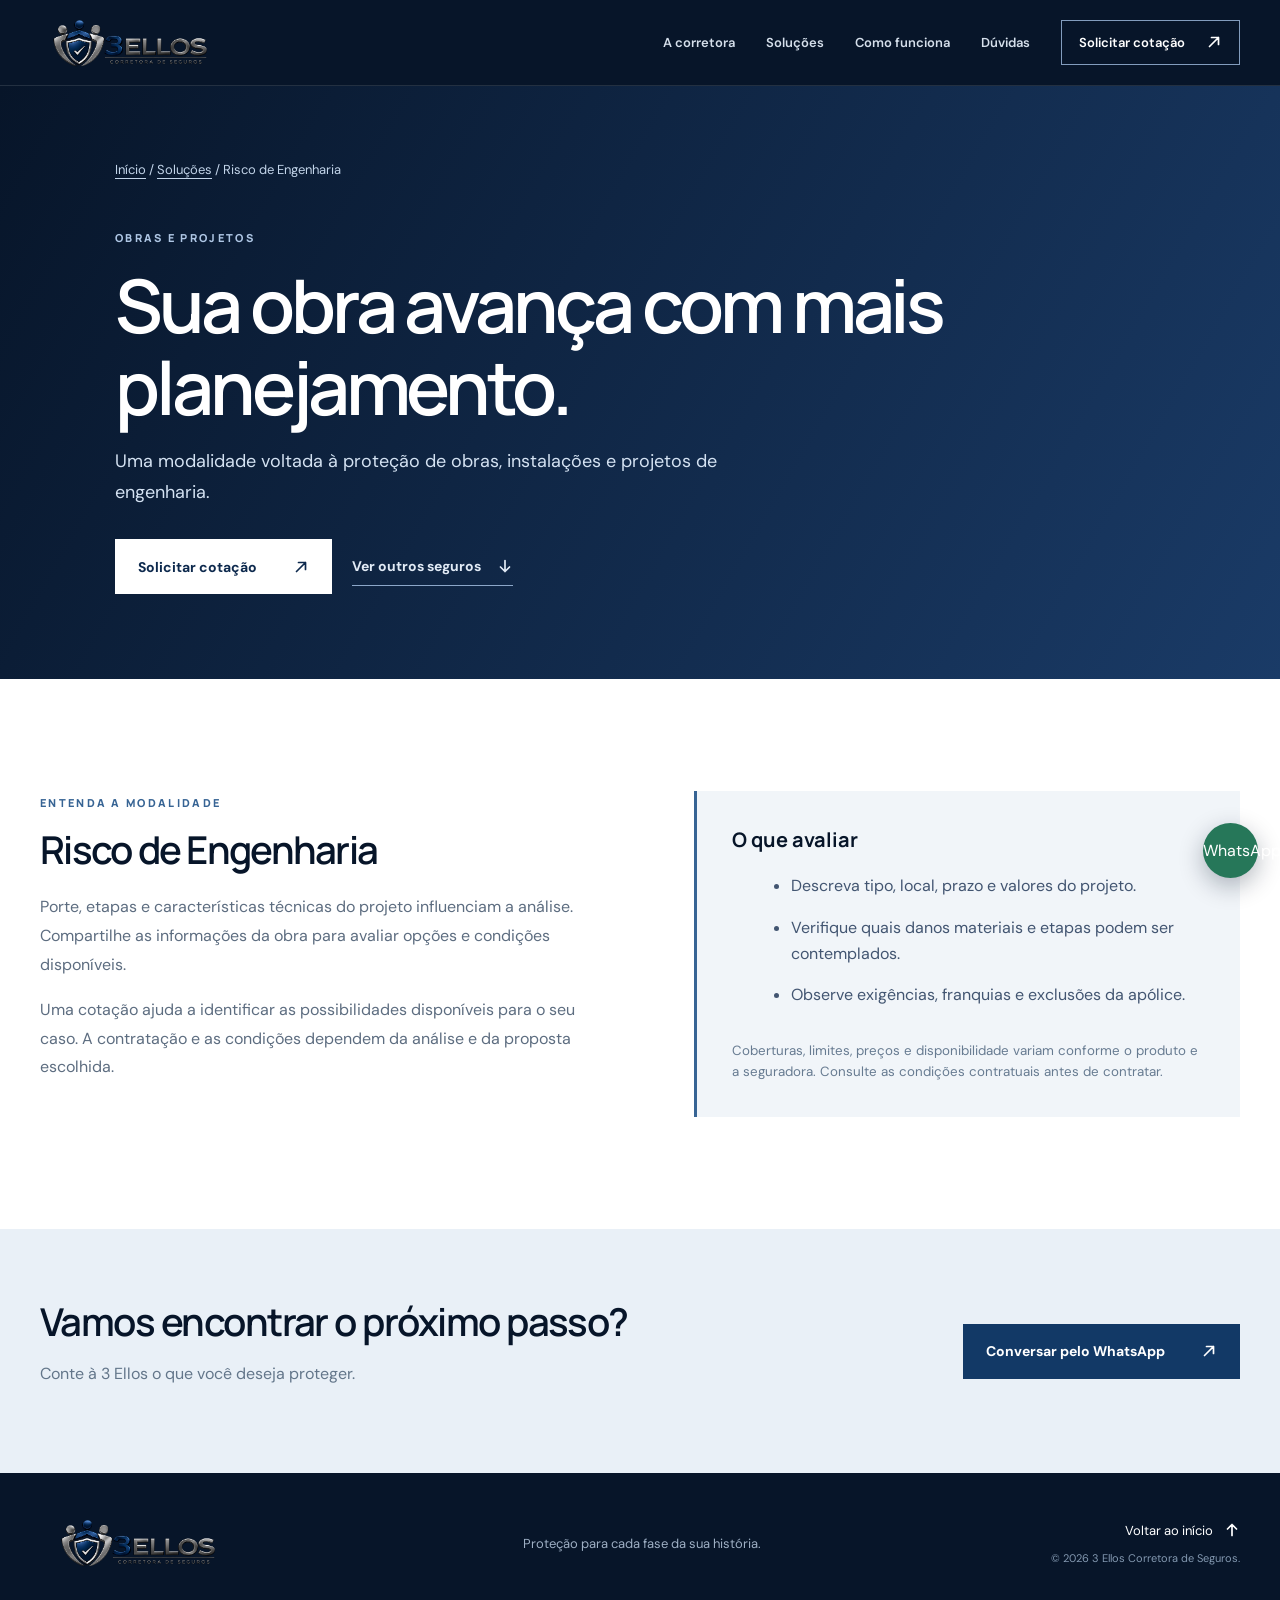
<file: engenharia.html>
<!doctype html>
<html lang="pt-BR">

<head>
  <meta charset="utf-8">
  <meta name="viewport" content="width=device-width,initial-scale=1">
  <meta name="theme-color" content="#071529">
  <meta name="description" content="Conheça o Seguro Risco de Engenharia da 3 Ellos Corretora de Seguros.">
  <title>Risco de Engenharia | 3 Ellos</title>
  <link rel="preconnect" href="https://fonts.googleapis.com">
  <link rel="preconnect" href="https://fonts.gstatic.com" crossorigin>
  <link href="https://fonts.googleapis.com/css2?family=DM+Sans:wght@400;500;600;700&family=Manrope:wght@400;500;600;700;800&display=swap" rel="stylesheet">
  <link rel="icon" type="image/svg+xml" href="favicon.svg">
  <link rel="stylesheet" href="style.css">
</head>

<body data-seguro="engenharia">
  <header class="header">
    <div class="container nav"><a class="brand" href="index.html"><img class="brand-logo" src="logo-3ellos.png" alt="3 Ellos Corretora de Seguros"></a><button class="menu-toggle" aria-label="Abrir menu" aria-expanded="false" aria-controls="menu"><span></span><span></span></button>
      <nav id="menu" class="menu" aria-label="Navegação principal"><a href="index.html#sobre">A corretora</a><a href="index.html#solucoes">Soluções</a><a href="index.html#como-funciona">Como funciona</a><a href="index.html#duvidas">Dúvidas</a><a class="menu-cta" data-cotacao href="#" target="_blank" rel="noopener noreferrer">Solicitar cotação <span class="icon icon-diagonal" aria-hidden="true"></span></a></nav>
    </div>
  </header>
  <main>
    <section class="detail-hero">
      <div class="container">
        <div class="breadcrumb"><a href="index.html">Início</a> / <a href="index.html#solucoes">Soluções</a> / <span data-nome></span></div><span class="eyebrow" data-tag></span>
        <h1 data-chamada></h1>
        <p data-intro></p>
        <div class="detail-actions"><a class="button button-primary" data-cotacao href="#" target="_blank" rel="noopener noreferrer">Solicitar cotação <span class="icon icon-diagonal" aria-hidden="true"></span></a><a class="text-link" href="index.html#solucoes">Ver outros seguros <span class="icon icon-down" aria-hidden="true"></span></a></div>
      </div>
    </section>
    <section class="detail-body section">
      <div class="container detail-grid">
        <div><span class="section-kicker">ENTENDA A MODALIDADE</span>
          <h2 data-nome></h2>
          <p data-sobre></p>
          <p>Uma cotação ajuda a identificar as possibilidades disponíveis para o seu caso. A contratação e as condições dependem da análise e da proposta escolhida.</p>
        </div>
        <div class="detail-panel">
          <h3>O que avaliar</h3>
          <ul data-pontos></ul><small>Coberturas, limites, preços e disponibilidade variam conforme o produto e a seguradora. Consulte as condições contratuais antes de contratar.</small>
        </div>
      </div>
    </section>
    <section class="detail-bottom">
      <div class="container">
        <div>
          <h2>Vamos encontrar o próximo passo?</h2>
          <p>Conte à 3 Ellos o que você deseja proteger.</p>
        </div><a class="button" data-cotacao href="#" target="_blank" rel="noopener noreferrer">Conversar pelo WhatsApp <span class="icon icon-diagonal" aria-hidden="true"></span></a>
      </div>
    </section>
  </main>
  <footer class="footer">
    <div class="container footer-inner"><a class="brand" href="index.html"><img class="brand-logo" src="logo-3ellos.png" alt="3 Ellos Corretora de Seguros"></a>
      <p>Proteção para cada fase da sua história.</p>
      <div><a href="index.html">Voltar ao início <span class="icon icon-up" aria-hidden="true"></span></a><small>© <span id="year"></span> 3 Ellos Corretora de Seguros.</small></div>
    </div>
  </footer>
  <a class="floating" data-cotacao href="#" target="_blank" rel="noopener noreferrer" aria-label="Solicitar cotação pelo WhatsApp">WhatsApp</a>
  <script src="script.js" defer></script>
  <script src="modalidade.js" defer></script>
</body>

</html>
</file>
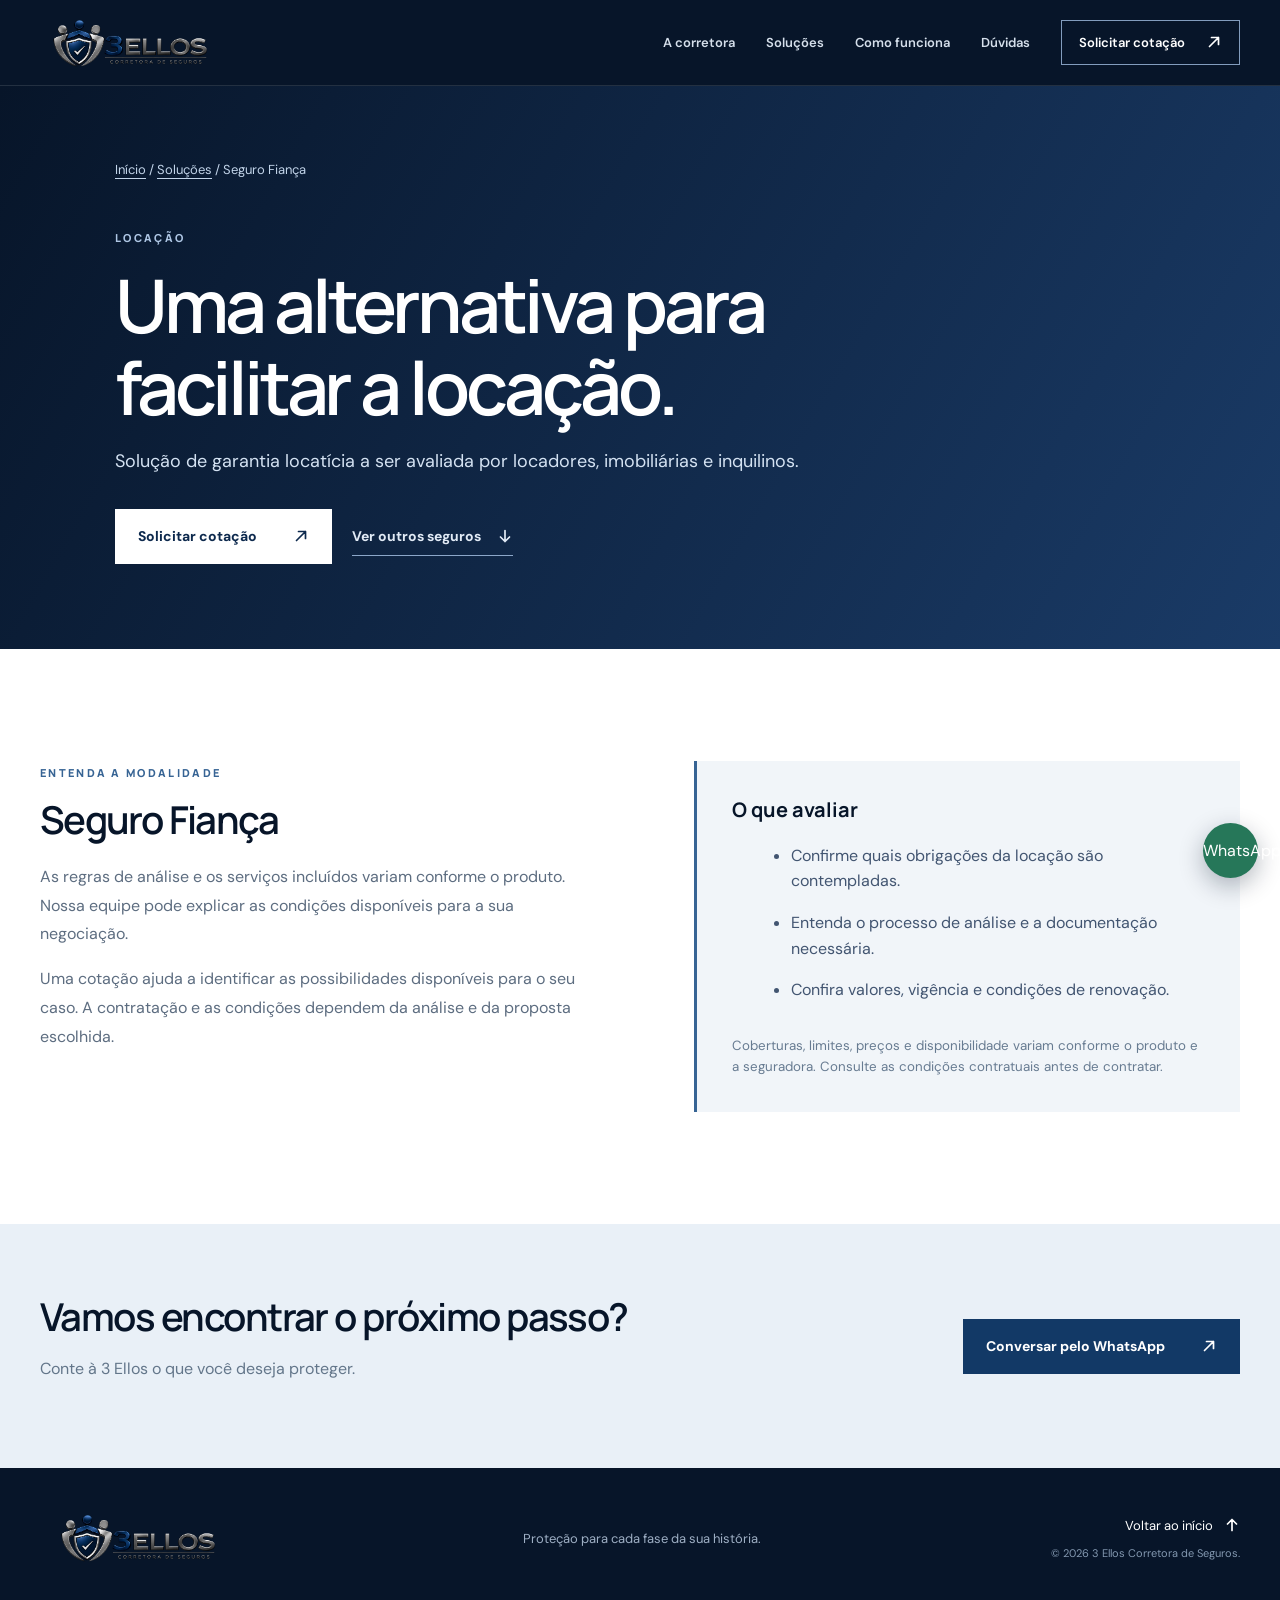
<file: fianca.html>
<!doctype html>
<html lang="pt-BR">

<head>
  <meta charset="utf-8">
  <meta name="viewport" content="width=device-width,initial-scale=1">
  <meta name="theme-color" content="#071529">
  <meta name="description" content="Conheça o Seguro Fiança da 3 Ellos Corretora de Seguros.">
  <title>Seguro Fiança | 3 Ellos</title>
  <link rel="preconnect" href="https://fonts.googleapis.com">
  <link rel="preconnect" href="https://fonts.gstatic.com" crossorigin>
  <link href="https://fonts.googleapis.com/css2?family=DM+Sans:wght@400;500;600;700&family=Manrope:wght@400;500;600;700;800&display=swap" rel="stylesheet">
  <link rel="icon" type="image/svg+xml" href="favicon.svg">
  <link rel="stylesheet" href="style.css">
</head>

<body data-seguro="fianca">
  <header class="header">
    <div class="container nav"><a class="brand" href="index.html"><img class="brand-logo" src="logo-3ellos.png" alt="3 Ellos Corretora de Seguros"></a><button class="menu-toggle" aria-label="Abrir menu" aria-expanded="false" aria-controls="menu"><span></span><span></span></button>
      <nav id="menu" class="menu" aria-label="Navegação principal"><a href="index.html#sobre">A corretora</a><a href="index.html#solucoes">Soluções</a><a href="index.html#como-funciona">Como funciona</a><a href="index.html#duvidas">Dúvidas</a><a class="menu-cta" data-cotacao href="#" target="_blank" rel="noopener noreferrer">Solicitar cotação <span class="icon icon-diagonal" aria-hidden="true"></span></a></nav>
    </div>
  </header>
  <main>
    <section class="detail-hero">
      <div class="container">
        <div class="breadcrumb"><a href="index.html">Início</a> / <a href="index.html#solucoes">Soluções</a> / <span data-nome></span></div><span class="eyebrow" data-tag></span>
        <h1 data-chamada></h1>
        <p data-intro></p>
        <div class="detail-actions"><a class="button button-primary" data-cotacao href="#" target="_blank" rel="noopener noreferrer">Solicitar cotação <span class="icon icon-diagonal" aria-hidden="true"></span></a><a class="text-link" href="index.html#solucoes">Ver outros seguros <span class="icon icon-down" aria-hidden="true"></span></a></div>
      </div>
    </section>
    <section class="detail-body section">
      <div class="container detail-grid">
        <div><span class="section-kicker">ENTENDA A MODALIDADE</span>
          <h2 data-nome></h2>
          <p data-sobre></p>
          <p>Uma cotação ajuda a identificar as possibilidades disponíveis para o seu caso. A contratação e as condições dependem da análise e da proposta escolhida.</p>
        </div>
        <div class="detail-panel">
          <h3>O que avaliar</h3>
          <ul data-pontos></ul><small>Coberturas, limites, preços e disponibilidade variam conforme o produto e a seguradora. Consulte as condições contratuais antes de contratar.</small>
        </div>
      </div>
    </section>
    <section class="detail-bottom">
      <div class="container">
        <div>
          <h2>Vamos encontrar o próximo passo?</h2>
          <p>Conte à 3 Ellos o que você deseja proteger.</p>
        </div><a class="button" data-cotacao href="#" target="_blank" rel="noopener noreferrer">Conversar pelo WhatsApp <span class="icon icon-diagonal" aria-hidden="true"></span></a>
      </div>
    </section>
  </main>
  <footer class="footer">
    <div class="container footer-inner"><a class="brand" href="index.html"><img class="brand-logo" src="logo-3ellos.png" alt="3 Ellos Corretora de Seguros"></a>
      <p>Proteção para cada fase da sua história.</p>
      <div><a href="index.html">Voltar ao início <span class="icon icon-up" aria-hidden="true"></span></a><small>© <span id="year"></span> 3 Ellos Corretora de Seguros.</small></div>
    </div>
  </footer>
  <a class="floating" data-cotacao href="#" target="_blank" rel="noopener noreferrer" aria-label="Solicitar cotação pelo WhatsApp">WhatsApp</a>
  <script src="script.js" defer></script>
  <script src="modalidade.js" defer></script>
</body>

</html>
</file>
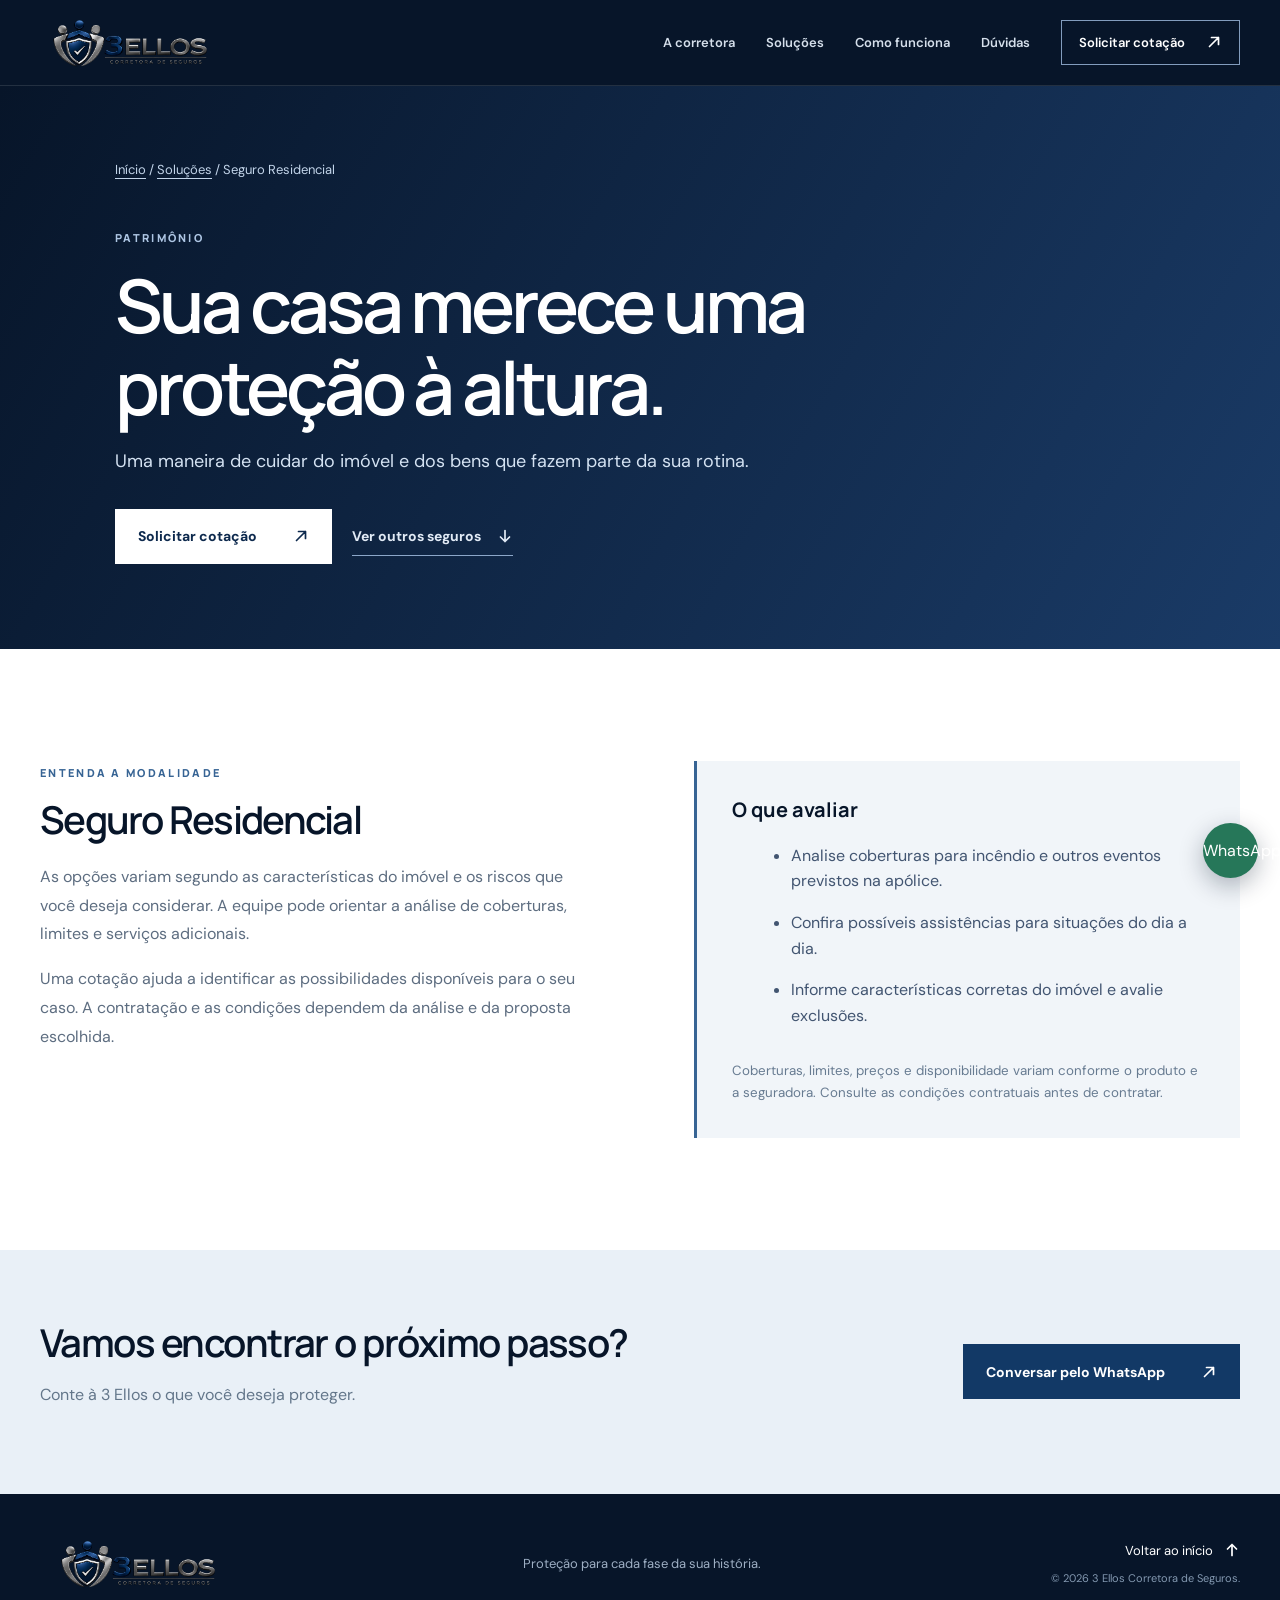
<file: residencial.html>
<!doctype html>
<html lang="pt-BR">

<head>
  <meta charset="utf-8">
  <meta name="viewport" content="width=device-width,initial-scale=1">
  <meta name="theme-color" content="#071529">
  <meta name="description" content="Conheça o Seguro Residencial da 3 Ellos Corretora de Seguros.">
  <title>Seguro Residencial | 3 Ellos</title>
  <link rel="preconnect" href="https://fonts.googleapis.com">
  <link rel="preconnect" href="https://fonts.gstatic.com" crossorigin>
  <link href="https://fonts.googleapis.com/css2?family=DM+Sans:wght@400;500;600;700&family=Manrope:wght@400;500;600;700;800&display=swap" rel="stylesheet">
  <link rel="icon" type="image/svg+xml" href="favicon.svg">
  <link rel="stylesheet" href="style.css">
</head>

<body data-seguro="residencial">
  <header class="header">
    <div class="container nav"><a class="brand" href="index.html"><img class="brand-logo" src="logo-3ellos.png" alt="3 Ellos Corretora de Seguros"></a><button class="menu-toggle" aria-label="Abrir menu" aria-expanded="false" aria-controls="menu"><span></span><span></span></button>
      <nav id="menu" class="menu" aria-label="Navegação principal"><a href="index.html#sobre">A corretora</a><a href="index.html#solucoes">Soluções</a><a href="index.html#como-funciona">Como funciona</a><a href="index.html#duvidas">Dúvidas</a><a class="menu-cta" data-cotacao href="#" target="_blank" rel="noopener noreferrer">Solicitar cotação <span class="icon icon-diagonal" aria-hidden="true"></span></a></nav>
    </div>
  </header>
  <main>
    <section class="detail-hero">
      <div class="container">
        <div class="breadcrumb"><a href="index.html">Início</a> / <a href="index.html#solucoes">Soluções</a> / <span data-nome></span></div><span class="eyebrow" data-tag></span>
        <h1 data-chamada></h1>
        <p data-intro></p>
        <div class="detail-actions"><a class="button button-primary" data-cotacao href="#" target="_blank" rel="noopener noreferrer">Solicitar cotação <span class="icon icon-diagonal" aria-hidden="true"></span></a><a class="text-link" href="index.html#solucoes">Ver outros seguros <span class="icon icon-down" aria-hidden="true"></span></a></div>
      </div>
    </section>
    <section class="detail-body section">
      <div class="container detail-grid">
        <div><span class="section-kicker">ENTENDA A MODALIDADE</span>
          <h2 data-nome></h2>
          <p data-sobre></p>
          <p>Uma cotação ajuda a identificar as possibilidades disponíveis para o seu caso. A contratação e as condições dependem da análise e da proposta escolhida.</p>
        </div>
        <div class="detail-panel">
          <h3>O que avaliar</h3>
          <ul data-pontos></ul><small>Coberturas, limites, preços e disponibilidade variam conforme o produto e a seguradora. Consulte as condições contratuais antes de contratar.</small>
        </div>
      </div>
    </section>
    <section class="detail-bottom">
      <div class="container">
        <div>
          <h2>Vamos encontrar o próximo passo?</h2>
          <p>Conte à 3 Ellos o que você deseja proteger.</p>
        </div><a class="button" data-cotacao href="#" target="_blank" rel="noopener noreferrer">Conversar pelo WhatsApp <span class="icon icon-diagonal" aria-hidden="true"></span></a>
      </div>
    </section>
  </main>
  <footer class="footer">
    <div class="container footer-inner"><a class="brand" href="index.html"><img class="brand-logo" src="logo-3ellos.png" alt="3 Ellos Corretora de Seguros"></a>
      <p>Proteção para cada fase da sua história.</p>
      <div><a href="index.html">Voltar ao início <span class="icon icon-up" aria-hidden="true"></span></a><small>© <span id="year"></span> 3 Ellos Corretora de Seguros.</small></div>
    </div>
  </footer>
  <a class="floating" data-cotacao href="#" target="_blank" rel="noopener noreferrer" aria-label="Solicitar cotação pelo WhatsApp">WhatsApp</a>
  <script src="script.js" defer></script>
  <script src="modalidade.js" defer></script>
</body>

</html>
</file>
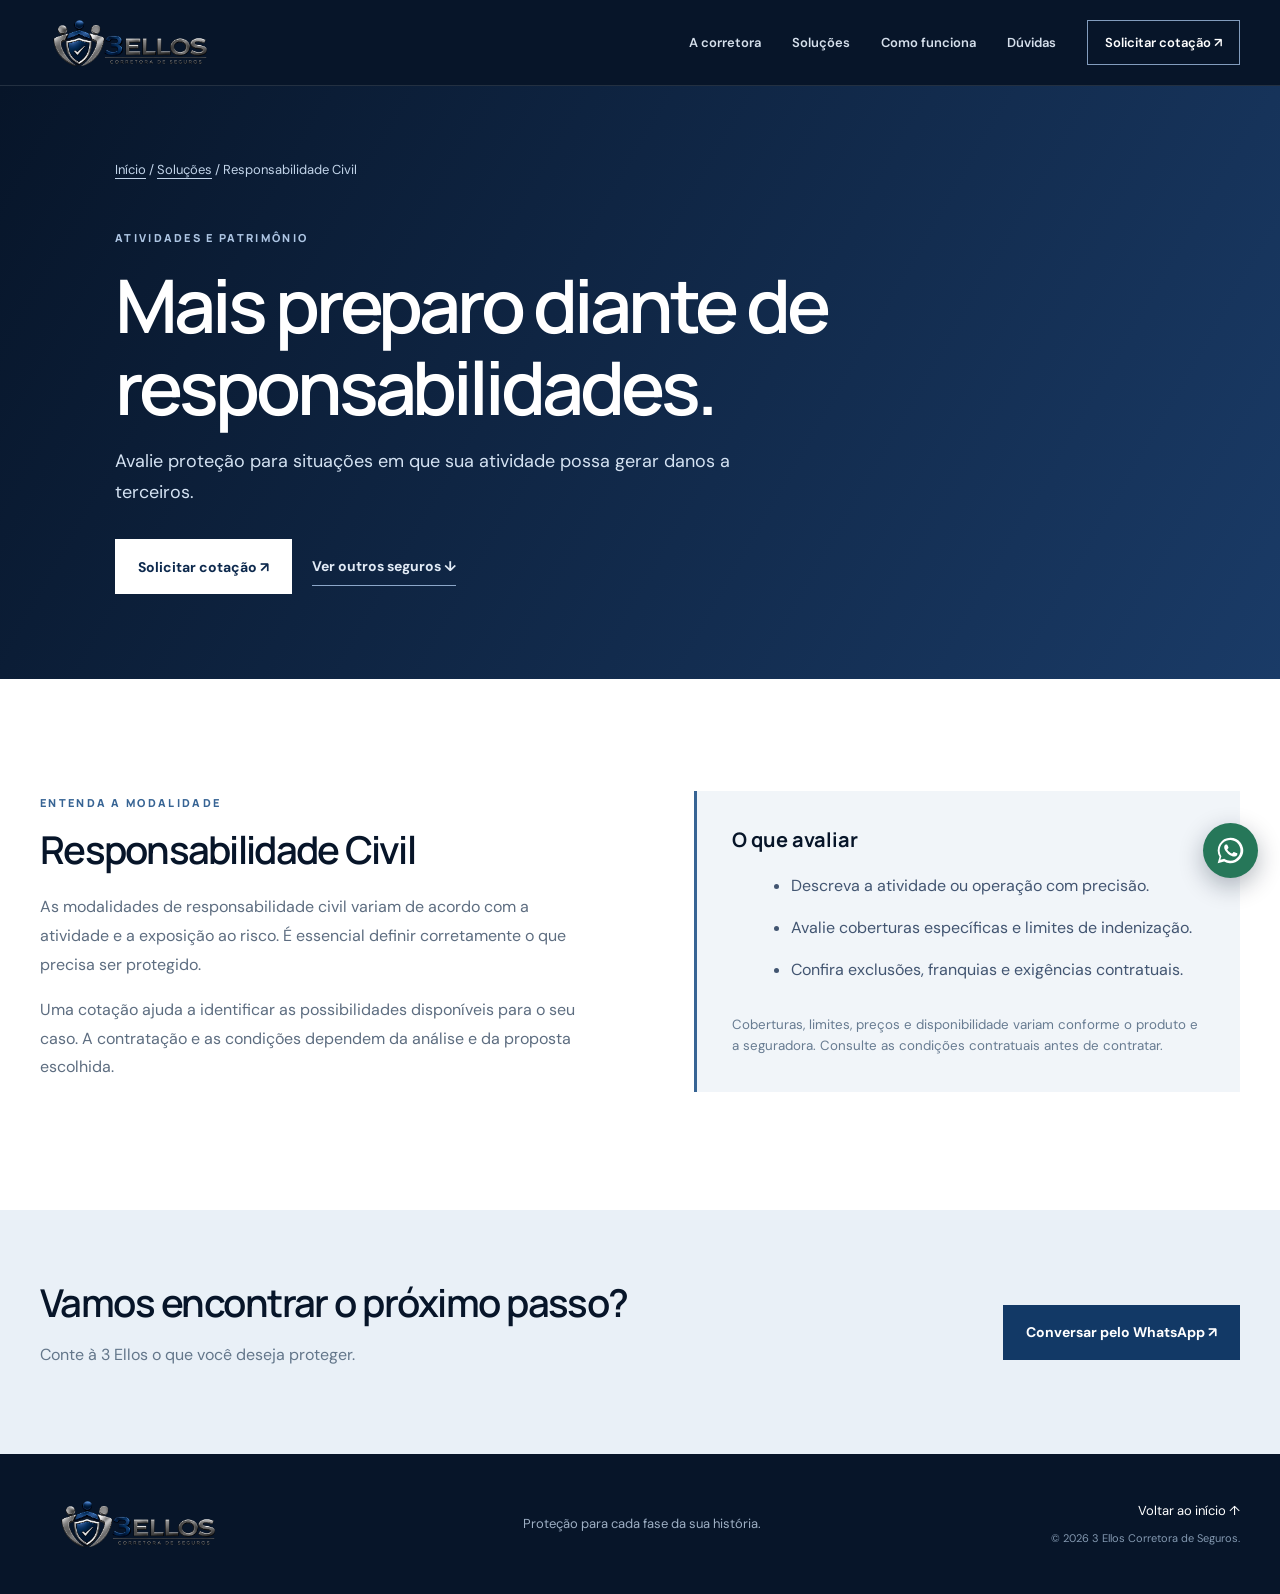
<file: responsabilidade-civil.html>
<!doctype html>
<html lang="pt-BR">

<head>
  <meta charset="utf-8">
  <meta name="viewport" content="width=device-width,initial-scale=1">
  <meta name="theme-color" content="#071529">
  <meta name="description" content="Conheça as opções de seguro da 3 Ellos Corretora de Seguros.">
  <title>Seguros | 3 Ellos</title>
  <link rel="preconnect" href="https://fonts.googleapis.com">
  <link rel="preconnect" href="https://fonts.gstatic.com" crossorigin>
  <link href="https://fonts.googleapis.com/css2?family=DM+Sans:wght@400;500;600;700&family=Manrope:wght@400;500;600;700;800&display=swap" rel="stylesheet">
  <link rel="stylesheet" href="style.css">
  <link rel="icon" type="image/svg+xml" href="favicon.svg">

</head>

<body data-seguro="responsabilidade-civil">
  <header class="header">
    <div class="container nav">
      <a class="brand" href="index.html" aria-label="3 Ellos, página inicial">
        <img class="brand-logo" src="logo-3ellos.png" alt="3 Ellos Corretora de Seguros">
      </a>

      <button class="menu-toggle" aria-label="Abrir menu" aria-expanded="false" aria-controls="menu">
        <span></span><span></span>
      </button>

      <nav id="menu" class="menu" aria-label="Navegação principal">
        <a href="index.html#sobre">A corretora</a>
        <a href="index.html#solucoes">Soluções</a>
        <a href="index.html#como-funciona">Como funciona</a>
        <a href="index.html#duvidas">Dúvidas</a>
        <a class="menu-cta" data-cotacao href="#">Solicitar cotação ↗</a>
      </nav>
    </div>
  </header>

  <main>
    <section class="detail-hero">
      <div class="container">
        <div class="breadcrumb">
          <a href="index.html">Início</a> /
          <a href="index.html#solucoes">Soluções</a> /
          <span data-nome></span>
        </div>
        <span class="eyebrow" data-tag></span>
        <h1 data-chamada></h1>
        <p data-intro></p>
        <div class="detail-actions">
          <a class="button button-primary" data-cotacao href="#" target="_blank" rel="noopener noreferrer">Solicitar cotação ↗</a>
          <a class="text-link" href="index.html#solucoes">Ver outros seguros ↓</a>
        </div>
      </div>
    </section>

    <section class="detail-body section">
      <div class="container detail-grid">
        <div>
          <span class="section-kicker">ENTENDA A MODALIDADE</span>
          <h2 data-nome></h2>
          <p data-sobre></p>
          <p>Uma cotação ajuda a identificar as possibilidades disponíveis para o seu caso. A contratação e as condições dependem da análise e da proposta escolhida.</p>
        </div>
        <div class="detail-panel">
          <h3>O que avaliar</h3>
          <ul data-pontos></ul>
          <small>Coberturas, limites, preços e disponibilidade variam conforme o produto e a seguradora. Consulte as condições contratuais antes de contratar.</small>
        </div>
      </div>
    </section>

    <section class="detail-bottom">
      <div class="container">
        <div>
          <h2>Vamos encontrar o próximo passo?</h2>
          <p>Conte à 3 Ellos o que você deseja proteger.</p>
        </div>
        <a class="button" data-cotacao href="#" target="_blank" rel="noopener noreferrer">Conversar pelo WhatsApp ↗</a>
      </div>
    </section>
  </main>

  <footer class="footer">
    <div class="container footer-inner">
      <a class="brand" href="index.html">
        <img class="brand-logo" src="logo-3ellos.png" alt="3 Ellos Corretora de Seguros">
      </a>
      <p>Proteção para cada fase da sua história.</p>
      <div>
        <a href="index.html">Voltar ao início ↑</a>
        <small>© <span id="year"></span> 3 Ellos Corretora de Seguros.</small>
      </div>
    </div>
  </footer>

  <a class="floating" data-cotacao href="#" target="_blank" rel="noopener noreferrer" aria-label="Solicitar cotação pelo WhatsApp">
    <svg viewBox="0 0 32 32" fill="currentColor" aria-hidden="true">
      <path d="M16 .8A15.1 15.1 0 0 0 3 23.5L.8 31l7.7-2A15.1 15.1 0 1 0 16 .8Zm0 27.4c-2.5 0-4.9-.7-7-2l-.5-.3-4.5 1.2 1.2-4.4-.3-.5a12.3 12.3 0 1 1 11.1 6Zm6.8-9.2c-.4-.2-2.2-1.1-2.6-1.2-.3-.1-.6-.2-.8.2-.3.4-1 1.2-1.2 1.4-.2.2-.4.3-.8.1-.4-.2-1.6-.6-3-1.9-1.1-1-1.9-2.2-2.1-2.6-.2-.4 0-.6.2-.8l.6-.7.4-.6c.1-.2 0-.5 0-.7l-1.2-2.8c-.3-.7-.6-.6-.8-.6h-.7c-.3 0-.7.1-1 .5-.3.4-1.3 1.3-1.3 3.1s1.4 3.6 1.6 3.9c.2.2 2.8 4.3 6.8 6 .9.4 1.6.6 2.2.7.9.3 1.7.2 2.3.2.7-.1 2.2-.9 2.5-1.8.3-.9.3-1.7.2-1.8-.1-.2-.3-.3-.7-.5Z" />
    </svg>
  </a>

  <script src="script.js" defer></script>
  <script src="modalidade.js" defer></script>
</body>

</html>
</file>
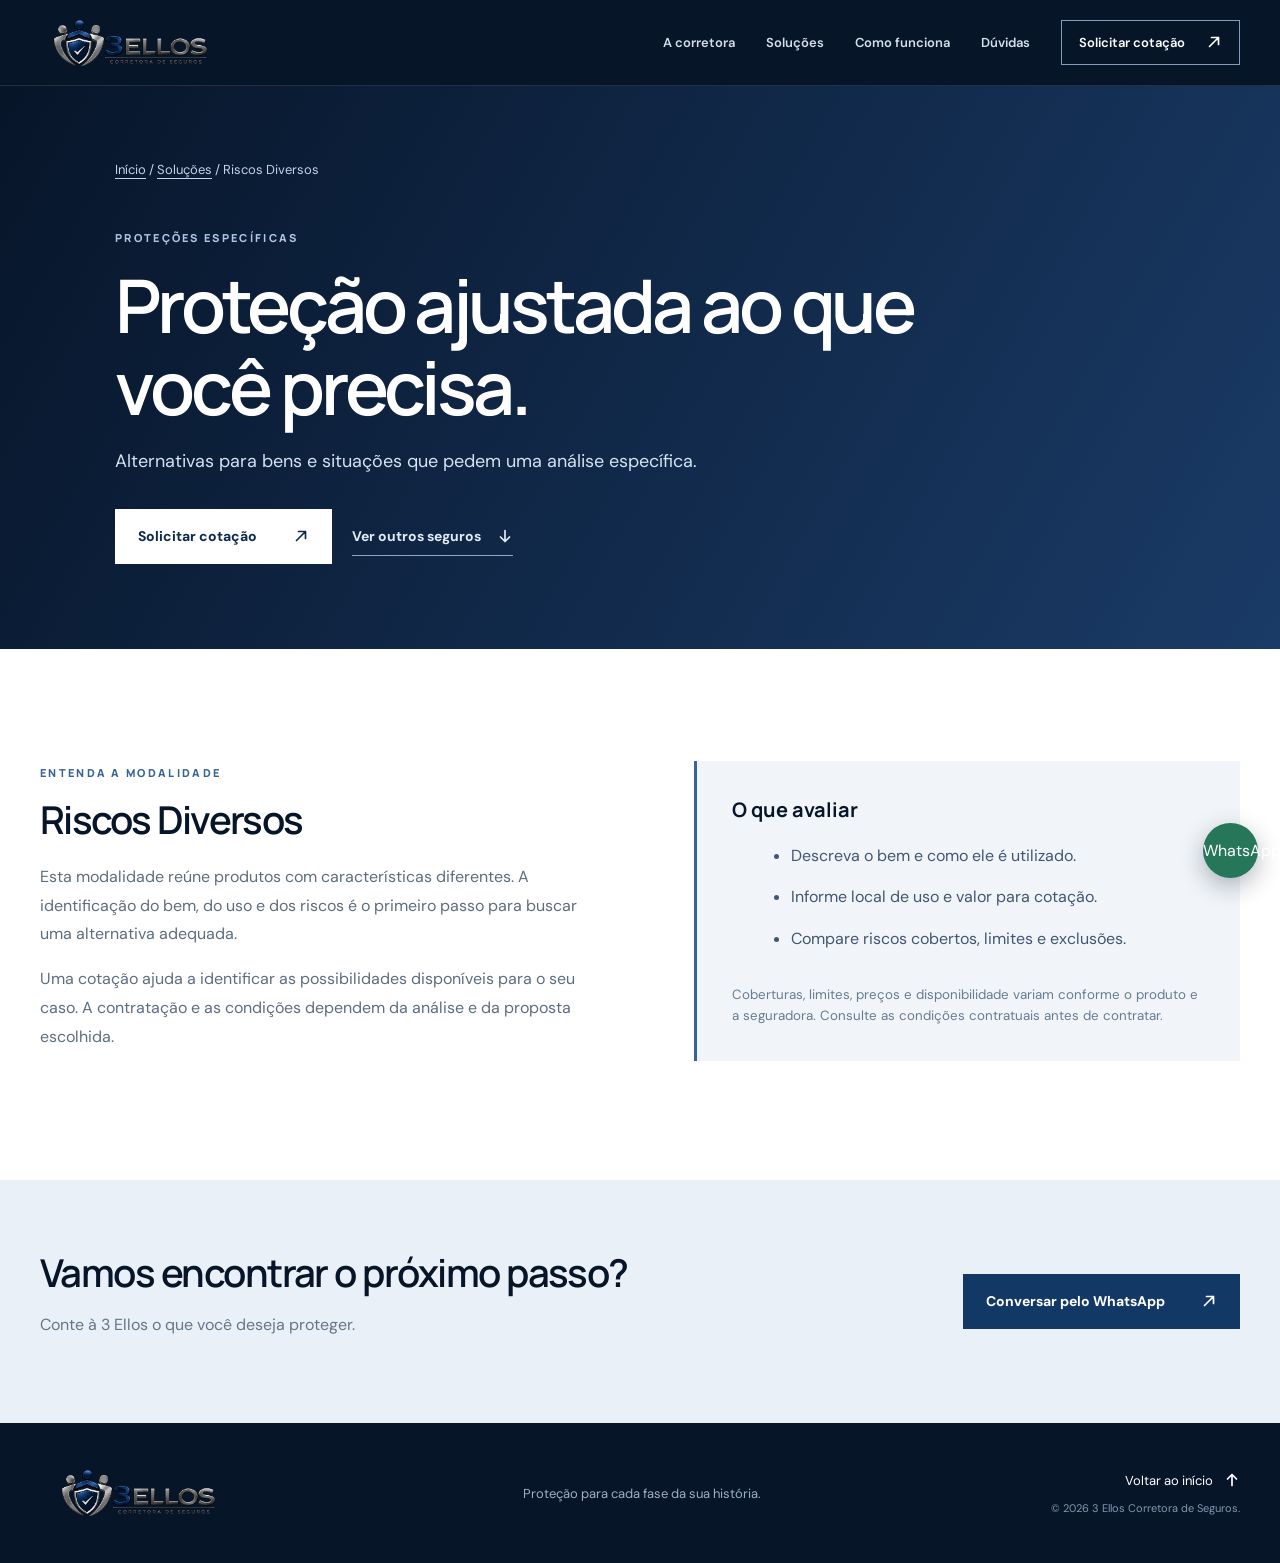
<file: riscos-diversos.html>
<!doctype html>
<html lang="pt-BR">

<head>
  <meta charset="utf-8">
  <meta name="viewport" content="width=device-width,initial-scale=1">
  <meta name="theme-color" content="#071529">
  <meta name="description" content="Conheça as soluções de Riscos Diversos da 3 Ellos Corretora de Seguros.">
  <title>Riscos Diversos | 3 Ellos</title>
  <link rel="preconnect" href="https://fonts.googleapis.com">
  <link rel="preconnect" href="https://fonts.gstatic.com" crossorigin>
  <link href="https://fonts.googleapis.com/css2?family=DM+Sans:wght@400;500;600;700&family=Manrope:wght@400;500;600;700;800&display=swap" rel="stylesheet">
  <link rel="icon" type="image/svg+xml" href="favicon.svg">
  <link rel="stylesheet" href="style.css">
</head>

<body data-seguro="riscos-diversos">
  <header class="header">
    <div class="container nav"><a class="brand" href="index.html"><img class="brand-logo" src="logo-3ellos.png" alt="3 Ellos Corretora de Seguros"></a><button class="menu-toggle" aria-label="Abrir menu" aria-expanded="false" aria-controls="menu"><span></span><span></span></button>
      <nav id="menu" class="menu" aria-label="Navegação principal"><a href="index.html#sobre">A corretora</a><a href="index.html#solucoes">Soluções</a><a href="index.html#como-funciona">Como funciona</a><a href="index.html#duvidas">Dúvidas</a><a class="menu-cta" data-cotacao href="#" target="_blank" rel="noopener noreferrer">Solicitar cotação <span class="icon icon-diagonal" aria-hidden="true"></span></a></nav>
    </div>
  </header>
  <main>
    <section class="detail-hero">
      <div class="container">
        <div class="breadcrumb"><a href="index.html">Início</a> / <a href="index.html#solucoes">Soluções</a> / <span data-nome></span></div><span class="eyebrow" data-tag></span>
        <h1 data-chamada></h1>
        <p data-intro></p>
        <div class="detail-actions"><a class="button button-primary" data-cotacao href="#" target="_blank" rel="noopener noreferrer">Solicitar cotação <span class="icon icon-diagonal" aria-hidden="true"></span></a><a class="text-link" href="index.html#solucoes">Ver outros seguros <span class="icon icon-down" aria-hidden="true"></span></a></div>
      </div>
    </section>
    <section class="detail-body section">
      <div class="container detail-grid">
        <div><span class="section-kicker">ENTENDA A MODALIDADE</span>
          <h2 data-nome></h2>
          <p data-sobre></p>
          <p>Uma cotação ajuda a identificar as possibilidades disponíveis para o seu caso. A contratação e as condições dependem da análise e da proposta escolhida.</p>
        </div>
        <div class="detail-panel">
          <h3>O que avaliar</h3>
          <ul data-pontos></ul><small>Coberturas, limites, preços e disponibilidade variam conforme o produto e a seguradora. Consulte as condições contratuais antes de contratar.</small>
        </div>
      </div>
    </section>
    <section class="detail-bottom">
      <div class="container">
        <div>
          <h2>Vamos encontrar o próximo passo?</h2>
          <p>Conte à 3 Ellos o que você deseja proteger.</p>
        </div><a class="button" data-cotacao href="#" target="_blank" rel="noopener noreferrer">Conversar pelo WhatsApp <span class="icon icon-diagonal" aria-hidden="true"></span></a>
      </div>
    </section>
  </main>
  <footer class="footer">
    <div class="container footer-inner"><a class="brand" href="index.html"><img class="brand-logo" src="logo-3ellos.png" alt="3 Ellos Corretora de Seguros"></a>
      <p>Proteção para cada fase da sua história.</p>
      <div><a href="index.html">Voltar ao início <span class="icon icon-up" aria-hidden="true"></span></a><small>© <span id="year"></span> 3 Ellos Corretora de Seguros.</small></div>
    </div>
  </footer>
  <a class="floating" data-cotacao href="#" target="_blank" rel="noopener noreferrer" aria-label="Solicitar cotação pelo WhatsApp">WhatsApp</a>
  <script src="script.js" defer></script>
  <script src="modalidade.js" defer></script>
</body>

</html>
</file>
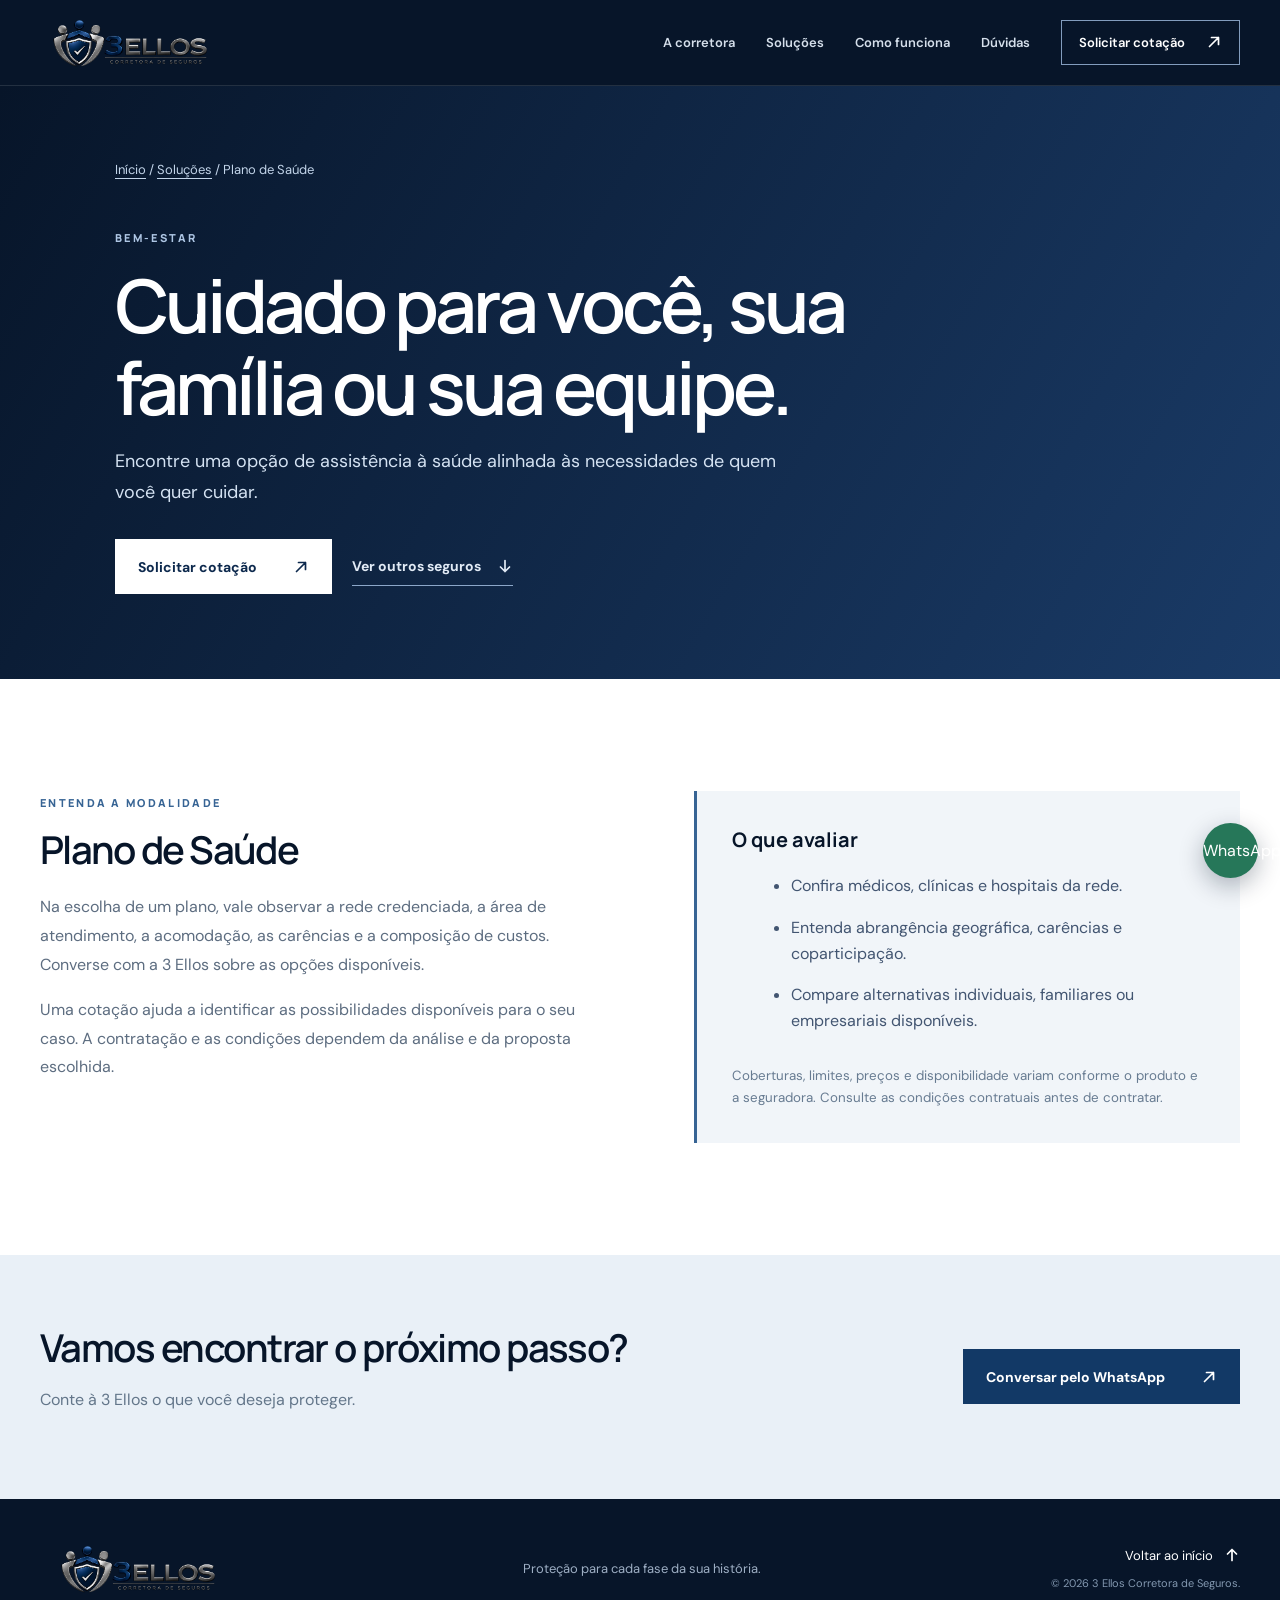
<file: saude.html>
<!doctype html>
<html lang="pt-BR">

<head>
  <meta charset="utf-8">
  <meta name="viewport" content="width=device-width,initial-scale=1">
  <meta name="theme-color" content="#071529">
  <meta name="description" content="Conheça o Plano de Saúde da 3 Ellos Corretora de Seguros.">
  <title>Plano de Saúde | 3 Ellos</title>
  <link rel="preconnect" href="https://fonts.googleapis.com">
  <link rel="preconnect" href="https://fonts.gstatic.com" crossorigin>
  <link href="https://fonts.googleapis.com/css2?family=DM+Sans:wght@400;500;600;700&family=Manrope:wght@400;500;600;700;800&display=swap" rel="stylesheet">
  <link rel="icon" type="image/svg+xml" href="favicon.svg">
  <link rel="stylesheet" href="style.css">
</head>

<body data-seguro="saude">
  <header class="header">
    <div class="container nav"><a class="brand" href="index.html"><img class="brand-logo" src="logo-3ellos.png" alt="3 Ellos Corretora de Seguros"></a><button class="menu-toggle" aria-label="Abrir menu" aria-expanded="false" aria-controls="menu"><span></span><span></span></button>
      <nav id="menu" class="menu" aria-label="Navegação principal"><a href="index.html#sobre">A corretora</a><a href="index.html#solucoes">Soluções</a><a href="index.html#como-funciona">Como funciona</a><a href="index.html#duvidas">Dúvidas</a><a class="menu-cta" data-cotacao href="#" target="_blank" rel="noopener noreferrer">Solicitar cotação <span class="icon icon-diagonal" aria-hidden="true"></span></a></nav>
    </div>
  </header>
  <main>
    <section class="detail-hero">
      <div class="container">
        <div class="breadcrumb"><a href="index.html">Início</a> / <a href="index.html#solucoes">Soluções</a> / <span data-nome></span></div><span class="eyebrow" data-tag></span>
        <h1 data-chamada></h1>
        <p data-intro></p>
        <div class="detail-actions"><a class="button button-primary" data-cotacao href="#" target="_blank" rel="noopener noreferrer">Solicitar cotação <span class="icon icon-diagonal" aria-hidden="true"></span></a><a class="text-link" href="index.html#solucoes">Ver outros seguros <span class="icon icon-down" aria-hidden="true"></span></a></div>
      </div>
    </section>
    <section class="detail-body section">
      <div class="container detail-grid">
        <div><span class="section-kicker">ENTENDA A MODALIDADE</span>
          <h2 data-nome></h2>
          <p data-sobre></p>
          <p>Uma cotação ajuda a identificar as possibilidades disponíveis para o seu caso. A contratação e as condições dependem da análise e da proposta escolhida.</p>
        </div>
        <div class="detail-panel">
          <h3>O que avaliar</h3>
          <ul data-pontos></ul><small>Coberturas, limites, preços e disponibilidade variam conforme o produto e a seguradora. Consulte as condições contratuais antes de contratar.</small>
        </div>
      </div>
    </section>
    <section class="detail-bottom">
      <div class="container">
        <div>
          <h2>Vamos encontrar o próximo passo?</h2>
          <p>Conte à 3 Ellos o que você deseja proteger.</p>
        </div><a class="button" data-cotacao href="#" target="_blank" rel="noopener noreferrer">Conversar pelo WhatsApp <span class="icon icon-diagonal" aria-hidden="true"></span></a>
      </div>
    </section>
  </main>
  <footer class="footer">
    <div class="container footer-inner"><a class="brand" href="index.html"><img class="brand-logo" src="logo-3ellos.png" alt="3 Ellos Corretora de Seguros"></a>
      <p>Proteção para cada fase da sua história.</p>
      <div><a href="index.html">Voltar ao início <span class="icon icon-up" aria-hidden="true"></span></a><small>© <span id="year"></span> 3 Ellos Corretora de Seguros.</small></div>
    </div>
  </footer>
  <a class="floating" data-cotacao href="#" target="_blank" rel="noopener noreferrer" aria-label="Solicitar cotação pelo WhatsApp">WhatsApp</a>
  <script src="script.js" defer></script>
  <script src="modalidade.js" defer></script>
</body>

</html>
</file>
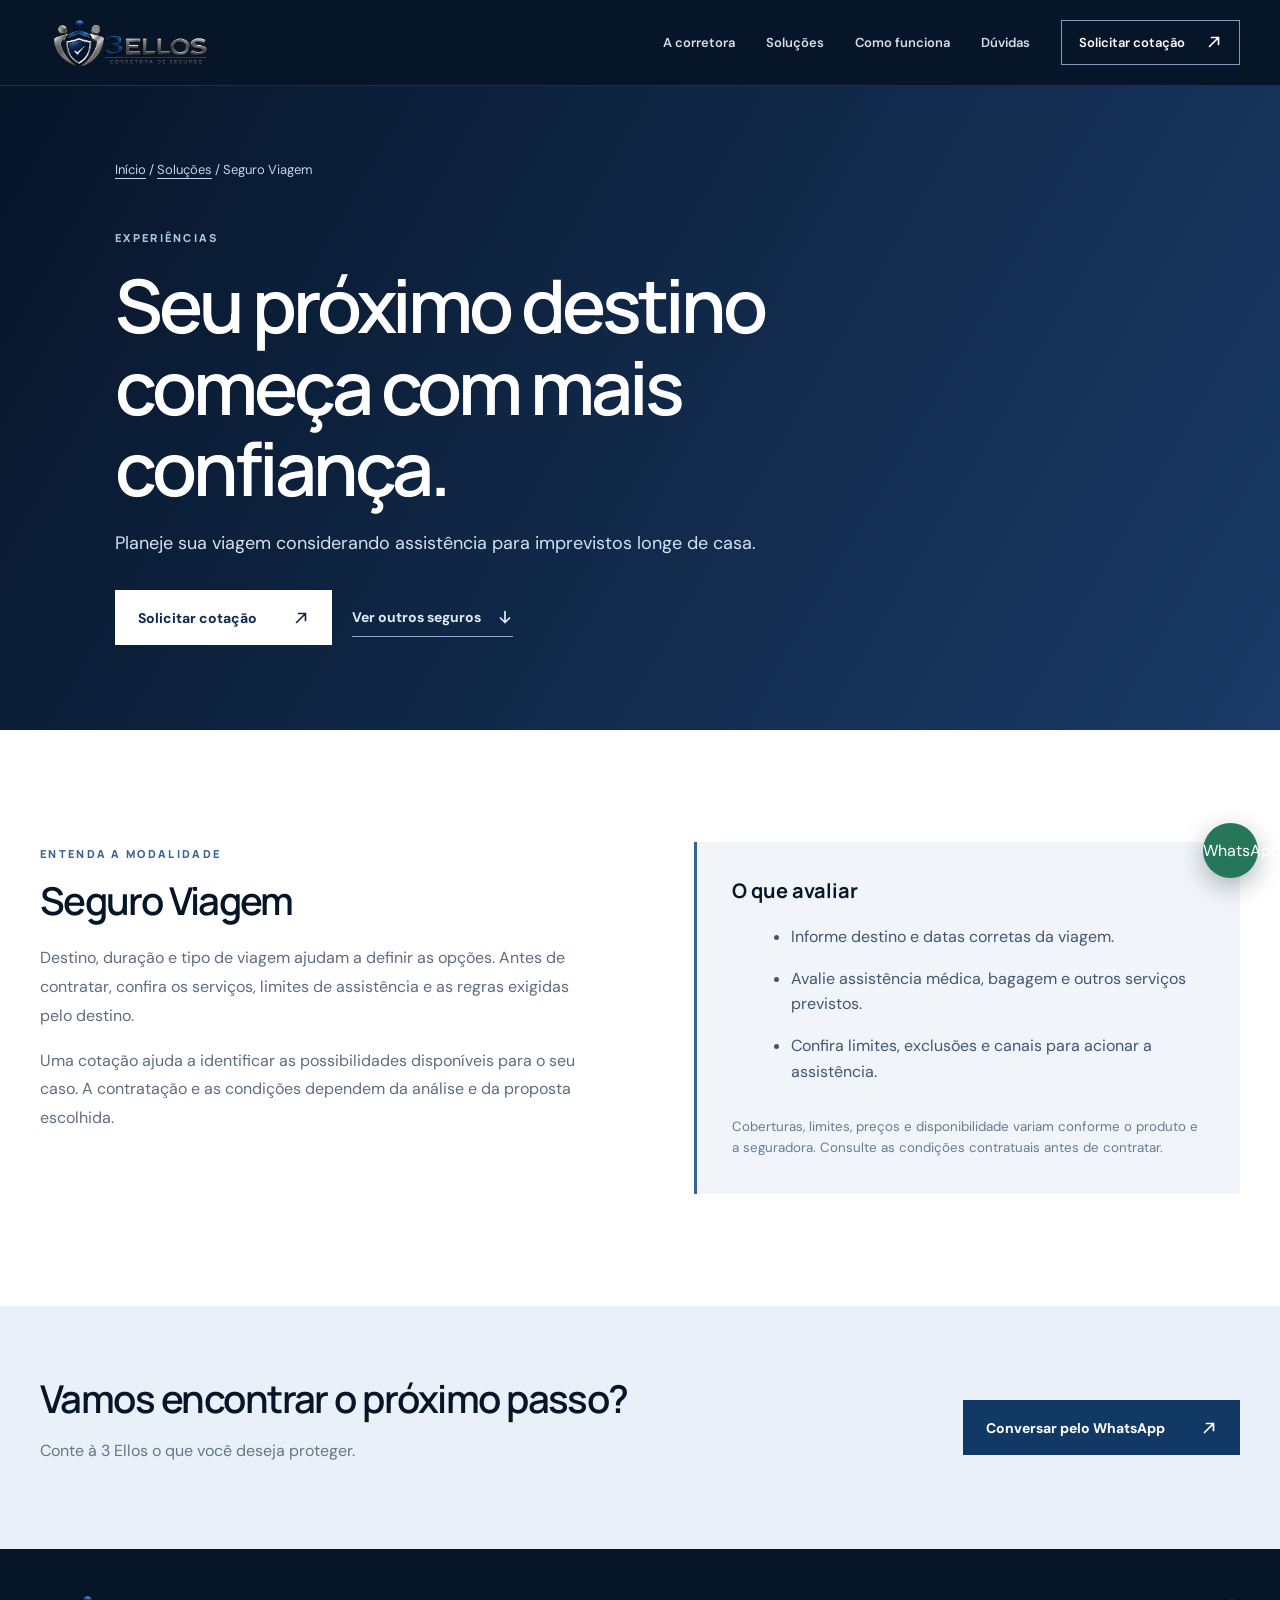
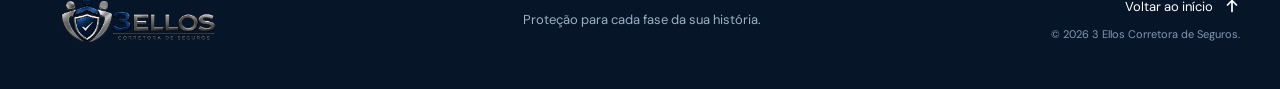
<file: viagem.html>
<!doctype html>
<html lang="pt-BR">

<head>
  <meta charset="utf-8">
  <meta name="viewport" content="width=device-width,initial-scale=1">
  <meta name="theme-color" content="#071529">
  <meta name="description" content="Conheça o Seguro Viagem da 3 Ellos Corretora de Seguros.">
  <title>Seguro Viagem | 3 Ellos</title>
  <link rel="preconnect" href="https://fonts.googleapis.com">
  <link rel="preconnect" href="https://fonts.gstatic.com" crossorigin>
  <link href="https://fonts.googleapis.com/css2?family=DM+Sans:wght@400;500;600;700&family=Manrope:wght@400;500;600;700;800&display=swap" rel="stylesheet">
  <link rel="icon" type="image/svg+xml" href="favicon.svg">
  <link rel="stylesheet" href="style.css">
</head>

<body data-seguro="viagem">
  <header class="header">
    <div class="container nav"><a class="brand" href="index.html"><img class="brand-logo" src="logo-3ellos.png" alt="3 Ellos Corretora de Seguros"></a><button class="menu-toggle" aria-label="Abrir menu" aria-expanded="false" aria-controls="menu"><span></span><span></span></button>
      <nav id="menu" class="menu" aria-label="Navegação principal"><a href="index.html#sobre">A corretora</a><a href="index.html#solucoes">Soluções</a><a href="index.html#como-funciona">Como funciona</a><a href="index.html#duvidas">Dúvidas</a><a class="menu-cta" data-cotacao href="#" target="_blank" rel="noopener noreferrer">Solicitar cotação <span class="icon icon-diagonal" aria-hidden="true"></span></a></nav>
    </div>
  </header>
  <main>
    <section class="detail-hero">
      <div class="container">
        <div class="breadcrumb"><a href="index.html">Início</a> / <a href="index.html#solucoes">Soluções</a> / <span data-nome></span></div><span class="eyebrow" data-tag></span>
        <h1 data-chamada></h1>
        <p data-intro></p>
        <div class="detail-actions"><a class="button button-primary" data-cotacao href="#" target="_blank" rel="noopener noreferrer">Solicitar cotação <span class="icon icon-diagonal" aria-hidden="true"></span></a><a class="text-link" href="index.html#solucoes">Ver outros seguros <span class="icon icon-down" aria-hidden="true"></span></a></div>
      </div>
    </section>
    <section class="detail-body section">
      <div class="container detail-grid">
        <div><span class="section-kicker">ENTENDA A MODALIDADE</span>
          <h2 data-nome></h2>
          <p data-sobre></p>
          <p>Uma cotação ajuda a identificar as possibilidades disponíveis para o seu caso. A contratação e as condições dependem da análise e da proposta escolhida.</p>
        </div>
        <div class="detail-panel">
          <h3>O que avaliar</h3>
          <ul data-pontos></ul><small>Coberturas, limites, preços e disponibilidade variam conforme o produto e a seguradora. Consulte as condições contratuais antes de contratar.</small>
        </div>
      </div>
    </section>
    <section class="detail-bottom">
      <div class="container">
        <div>
          <h2>Vamos encontrar o próximo passo?</h2>
          <p>Conte à 3 Ellos o que você deseja proteger.</p>
        </div><a class="button" data-cotacao href="#" target="_blank" rel="noopener noreferrer">Conversar pelo WhatsApp <span class="icon icon-diagonal" aria-hidden="true"></span></a>
      </div>
    </section>
  </main>
  <footer class="footer">
    <div class="container footer-inner"><a class="brand" href="index.html"><img class="brand-logo" src="logo-3ellos.png" alt="3 Ellos Corretora de Seguros"></a>
      <p>Proteção para cada fase da sua história.</p>
      <div><a href="index.html">Voltar ao início <span class="icon icon-up" aria-hidden="true"></span></a><small>© <span id="year"></span> 3 Ellos Corretora de Seguros.</small></div>
    </div>
  </footer>
  <a class="floating" data-cotacao href="#" target="_blank" rel="noopener noreferrer" aria-label="Solicitar cotação pelo WhatsApp">WhatsApp</a>
  <script src="script.js" defer></script>
  <script src="modalidade.js" defer></script>
</body>

</html>
</file>
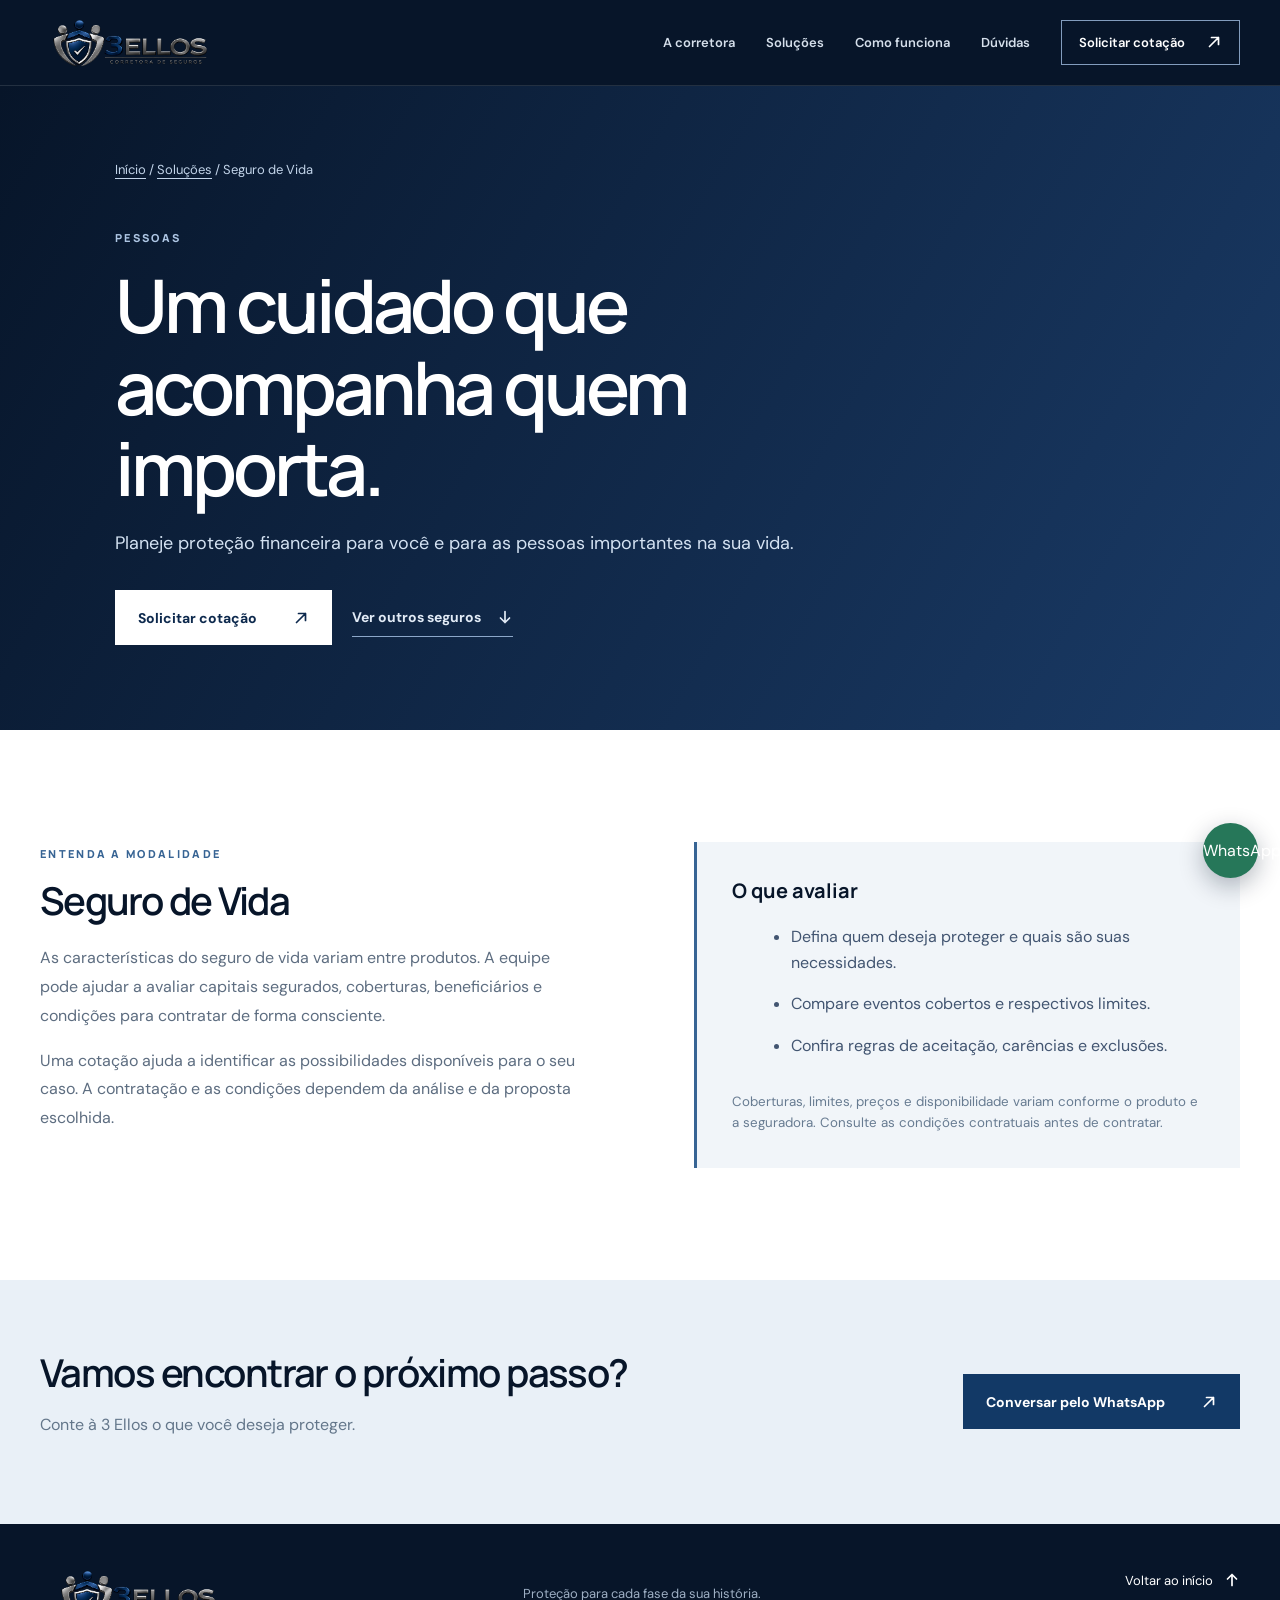
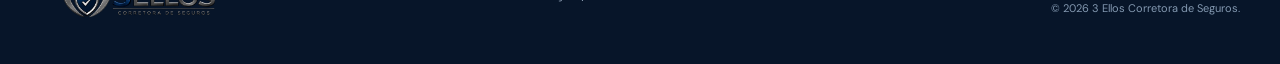
<file: vida.html>
<!doctype html>
<html lang="pt-BR">

<head>
  <meta charset="utf-8">
  <meta name="viewport" content="width=device-width,initial-scale=1">
  <meta name="theme-color" content="#071529">
  <meta name="description" content="Conheça o Seguro de Vida da 3 Ellos Corretora de Seguros.">
  <title>Seguro de Vida | 3 Ellos</title>
  <link rel="preconnect" href="https://fonts.googleapis.com">
  <link rel="preconnect" href="https://fonts.gstatic.com" crossorigin>
  <link href="https://fonts.googleapis.com/css2?family=DM+Sans:wght@400;500;600;700&family=Manrope:wght@400;500;600;700;800&display=swap" rel="stylesheet">
  <link rel="icon" type="image/svg+xml" href="favicon.svg">
  <link rel="stylesheet" href="style.css">
</head>

<body data-seguro="vida">
  <header class="header">
    <div class="container nav"><a class="brand" href="index.html"><img class="brand-logo" src="logo-3ellos.png" alt="3 Ellos Corretora de Seguros"></a><button class="menu-toggle" aria-label="Abrir menu" aria-expanded="false" aria-controls="menu"><span></span><span></span></button>
      <nav id="menu" class="menu" aria-label="Navegação principal"><a href="index.html#sobre">A corretora</a><a href="index.html#solucoes">Soluções</a><a href="index.html#como-funciona">Como funciona</a><a href="index.html#duvidas">Dúvidas</a><a class="menu-cta" data-cotacao href="#" target="_blank" rel="noopener noreferrer">Solicitar cotação <span class="icon icon-diagonal" aria-hidden="true"></span></a></nav>
    </div>
  </header>
  <main>
    <section class="detail-hero">
      <div class="container">
        <div class="breadcrumb"><a href="index.html">Início</a> / <a href="index.html#solucoes">Soluções</a> / <span data-nome></span></div><span class="eyebrow" data-tag></span>
        <h1 data-chamada></h1>
        <p data-intro></p>
        <div class="detail-actions"><a class="button button-primary" data-cotacao href="#" target="_blank" rel="noopener noreferrer">Solicitar cotação <span class="icon icon-diagonal" aria-hidden="true"></span></a><a class="text-link" href="index.html#solucoes">Ver outros seguros <span class="icon icon-down" aria-hidden="true"></span></a></div>
      </div>
    </section>
    <section class="detail-body section">
      <div class="container detail-grid">
        <div><span class="section-kicker">ENTENDA A MODALIDADE</span>
          <h2 data-nome></h2>
          <p data-sobre></p>
          <p>Uma cotação ajuda a identificar as possibilidades disponíveis para o seu caso. A contratação e as condições dependem da análise e da proposta escolhida.</p>
        </div>
        <div class="detail-panel">
          <h3>O que avaliar</h3>
          <ul data-pontos></ul><small>Coberturas, limites, preços e disponibilidade variam conforme o produto e a seguradora. Consulte as condições contratuais antes de contratar.</small>
        </div>
      </div>
    </section>
    <section class="detail-bottom">
      <div class="container">
        <div>
          <h2>Vamos encontrar o próximo passo?</h2>
          <p>Conte à 3 Ellos o que você deseja proteger.</p>
        </div><a class="button" data-cotacao href="#" target="_blank" rel="noopener noreferrer">Conversar pelo WhatsApp <span class="icon icon-diagonal" aria-hidden="true"></span></a>
      </div>
    </section>
  </main>
  <footer class="footer">
    <div class="container footer-inner"><a class="brand" href="index.html"><img class="brand-logo" src="logo-3ellos.png" alt="3 Ellos Corretora de Seguros"></a>
      <p>Proteção para cada fase da sua história.</p>
      <div><a href="index.html">Voltar ao início <span class="icon icon-up" aria-hidden="true"></span></a><small>© <span id="year"></span> 3 Ellos Corretora de Seguros.</small></div>
    </div>
  </footer>
  <a class="floating" data-cotacao href="#" target="_blank" rel="noopener noreferrer" aria-label="Solicitar cotação pelo WhatsApp">WhatsApp</a>
  <script src="script.js" defer></script>
  <script src="modalidade.js" defer></script>
</body>

</html>
</file>
<file: style.css>
:root {
  --navy: #071529;
  --blue: #204c83;
  font-family: "DM Sans", sans-serif;
  color: var(--navy);
  scroll-behavior: smooth;
}

* {
  box-sizing: border-box;
}
body {
  margin: 0;
  background: #fff;
  overflow-x: hidden;
}
a {
  color: inherit;
  text-decoration: none;
}
button {
  font: inherit;
}
svg {
  display: block;
}
.container {
  width: min(1200px, calc(100% - 64px));
  margin: auto;
}

.skip {
  position: absolute;
  top: -100px;
  left: 16px;
  background: #fff;
  color: #000;
  padding: 12px;
  z-index: 100;
}
.skip:focus {
  top: 12px;
}

.header {
  height: 86px;
  background: var(--navy);
  color: #fff;
  border-bottom: 1px solid #ffffff1d;
  position: relative;
  z-index: 30;
}
.nav {
  height: 100%;
  display: flex;
  align-items: center;
  justify-content: space-between;
  gap: 30px;
}
.brand {
  display: inline-flex;
  align-items: center;
  flex: none;
}
.brand-logo {
  display: block;
  width: 176px;
  height: auto;
  max-height: 56px;
  object-fit: contain;
}
.menu {
  display: flex;
  align-items: center;
  gap: 31px;
  font-size: 13px;
  font-weight: 600;
}
.menu > a:not(.menu-cta) {
  color: #d5dfeb;
  transition: color 0.2s;
}
.menu > a:hover {
  color: #fff;
}
.menu-cta {
  border: 1px solid #829cbd;
  padding: 13px 17px;
  white-space: nowrap;
}
.menu-cta span,
.button span,
.inline-link span {
  margin-left: 18px;
}
.menu-toggle {
  display: none;
}

.hero {
  background: radial-gradient(
    circle at 81% 43%,
    #1a3a68 0,
    #102847 30%,
    var(--navy) 70%
  );
  color: #fff;
  min-height: 680px;
  position: relative;
  overflow: hidden;
}
.hero::before {
  content: "";
  position: absolute;
  inset: 0;
  background: linear-gradient(90deg, #071529 0%, transparent 70%);
  pointer-events: none;
}
.hero-inner {
  min-height: 622px;
  display: grid;
  grid-template-columns: 1.1fr 0.9fr;
  align-items: center;
  gap: 36px;
  position: relative;
}
.hero-copy {
  padding: 53px 0 40px;
  position: relative;
  z-index: 1;
}
.eyebrow,
.section-kicker {
  font:
    800 11px/1.4 "Manrope",
    sans-serif;
  letter-spacing: 0.21em;
}
.eyebrow {
  color: #aec6e4;
  display: flex;
  align-items: center;
  gap: 12px;
}
.eyebrow-line {
  height: 1px;
  width: 24px;
  background: #aec6e4;
}
.hero h1,
h2,
h3,
.statement p {
  font-family: "Manrope", sans-serif;
}
.hero h1 {
  font-size: clamp(44px, 5vw, 71px);
  line-height: 1.13;
  letter-spacing: -0.065em;
  font-weight: 600;
  margin: 29px 0 25px;
  max-width: 700px;
}
.hero h1 em {
  color: #a9c7ed;
  font-style: normal;
}
.hero-copy > p {
  color: #bac9d9;
  font-size: 17px;
  line-height: 1.7;
  max-width: 560px;
  margin: 0;
}
.hero-actions {
  display: flex;
  align-items: center;
  gap: 29px;
  flex-wrap: wrap;
  margin-top: 38px;
}
.button {
  display: inline-flex;
  align-items: center;
  justify-content: space-between;
  gap: 18px;
  min-height: 55px;
  padding: 16px 23px;
  font-size: 14px;
  font-weight: 700;
  transition:
    transform 0.2s,
    background 0.2s;
}
.button:hover {
  transform: translateY(-2px);
}
.button-primary {
  background: #f6f9fd;
  color: #0d294d;
}
.button-primary:hover {
  background: #dbe8f8;
}
.text-link {
  font-size: 14px;
  font-weight: 700;
  color: #e2ebf6;
  border-bottom: 1px solid #8ca7c9;
  padding: 10px 0;
}
.text-link span {
  margin-left: 13px;
}
.hero-note {
  border-top: 1px solid #ffffff35;
  margin-top: 52px;
  padding-top: 22px;
  display: flex;
  align-items: center;
  gap: 12px;
  color: #a9bbcf;
  font-size: 12px;
  line-height: 1.6;
}
.hero-note strong {
  color: #fff;
  font-weight: 600;
}
.note-mark {
  border: 1px solid #8fa9c8;
  border-radius: 50%;
  width: 29px;
  height: 29px;
  display: grid;
  place-items: center;
  color: #d6e6f7;
}
.hero-art {
  height: 480px;
  position: relative;
  display: grid;
  place-items: center;
}
.art-orbit {
  position: absolute;
  border: 1px solid #90aed033;
  border-radius: 50%;
  width: 480px;
  height: 480px;
}
.orbit-two {
  width: 345px;
  height: 345px;
  border-color: #9cbde535;
}
.hero-photo {
  width: min(100%, 510px);
  aspect-ratio: 4 / 5;
  position: relative;
  z-index: 1;
  overflow: hidden;
  box-shadow: 0 28px 60px #0006;
  border: 1px solid #ffffff45;
}
.hero-photo img {
  width: 100%;
  height: 100%;
  object-fit: cover;
  object-position: 53% center;
  display: block;
}
.art-word {
  position: absolute;
  bottom: 22px;
  left: 50%;
  transform: translateX(-50%);
  font:
    800 42px/1 "Manrope",
    sans-serif;
  letter-spacing: 0.13em;
  color: #fff8;
  text-shadow: 0 2px 12px #0008;
  white-space: nowrap;
  z-index: 2;
}
.art-caption {
  position: absolute;
  bottom: 2px;
  font-size: 11px;
  letter-spacing: 0.15em;
  color: #aabfdb;
  text-transform: uppercase;
  z-index: 2;
}
.hero-bottom {
  display: flex;
  justify-content: space-between;
  border-top: 1px solid #ffffff20;
  padding: 20px 0;
  color: #8ba0bb;
  font:
    700 10px "Manrope",
    sans-serif;
  letter-spacing: 0.18em;
  position: relative;
}

.section {
  padding: 112px 0;
}
.section-kicker {
  color: #376494;
}
.intro-grid {
  display: grid;
  grid-template-columns: 1fr 0.78fr;
  gap: 12%;
}
.intro h2,
.section-head h2,
.process h2,
.faq h2,
.contact h2 {
  font-size: clamp(34px, 3.75vw, 52px);
  line-height: 1.19;
  letter-spacing: -0.052em;
  font-weight: 600;
  margin: 22px 0 0;
}
.intro h2 span,
.section-head h2 span,
.process h2 span,
.faq h2 span,
.contact h2 span {
  color: #416a9b;
}
.intro-right {
  padding-top: 35px;
}
.intro-right p,
.section-head > p,
.process-heading > p,
.faq-grid > div > p {
  font-size: 16px;
  line-height: 1.8;
  color: #647387;
  margin: 0 0 18px;
}
.inline-link {
  display: inline-flex;
  align-items: center;
  border-bottom: 1px solid #376494;
  padding: 8px 0;
  color: #173d6e;
  font-weight: 700;
  font-size: 14px;
  margin-top: 14px;
}

.services {
  background: #f2f5f9;
}
.section-head {
  display: flex;
  justify-content: space-between;
  align-items: end;
  gap: 40px;
  margin-bottom: 42px;
}
.section-head > p {
  max-width: 320px;
  margin: 0 0 3px;
}
.service-grid {
  display: grid;
  grid-template-columns: repeat(3, 1fr);
  gap: 1px;
  background: #dbe3ed;
  border: 1px solid #dbe3ed;
}
.service-card {
  background: #fff;
  min-height: 314px;
  padding: 27px 30px 30px;
  display: flex;
  flex-direction: column;
  transition: background 0.2s;
}
.service-card:hover {
  background: #f9fbfd;
}
.service-card.featured {
  background: #102b51;
  color: #fff;
}
.card-num {
  font:
    800 10px "Manrope",
    sans-serif;
  letter-spacing: 0.13em;
  color: #6786ad;
}
.featured .card-num {
  color: #9db9da;
}
.service-symbol {
  width: 42px;
  height: 42px;
  border: 1px solid #bfd0e4;
  color: #326398;
  display: grid;
  place-items: center;
  font-size: 25px;
  margin: 28px 0 19px;
}
.featured .service-symbol {
  border-color: #80a5cf;
  color: #e7f1fd;
}
.service-card h3 {
  font-size: 21px;
  letter-spacing: -0.03em;
  margin: 0 0 10px;
}
.service-card p {
  color: #65758a;
  line-height: 1.6;
  font-size: 14px;
  margin: 0 0 20px;
}
.featured p {
  color: #b7c9dc;
}
.service-card a {
  margin-top: auto;
  display: flex;
  align-items: center;
  justify-content: space-between;
  border-top: 1px solid #dbe3ec;
  padding-top: 16px;
  color: #204d80;
  font-weight: 700;
  font-size: 13px;
}
.featured a {
  color: #fff;
  border-color: #ffffff3a;
}
.more-services {
  border: 1px solid #dbe3ed;
  border-top: 0;
  background: #fff;
  padding: 28px 30px;
  display: grid;
  grid-template-columns: 180px 1fr;
  align-items: center;
  gap: 20px;
}
.more-services > span {
  font:
    800 10px "Manrope",
    sans-serif;
  letter-spacing: 0.14em;
  color: #3b6797;
}
.other-links {
  display: grid;
  grid-template-columns: repeat(2, minmax(0, 1fr));
  gap: 12px 26px;
}
.other-links a {
  font-size: 14px;
  color: #204d80;
  font-weight: 700;
}
.other-links a:hover {
  text-decoration: underline;
}

.process-heading {
  display: flex;
  justify-content: space-between;
  gap: 50px;
  align-items: end;
}
.process-heading h2 {
  max-width: 670px;
}
.process-heading > p {
  max-width: 330px;
  margin: 0 0 5px;
}
.steps {
  display: grid;
  grid-template-columns: repeat(3, 1fr);
  margin-top: 55px;
  border-top: 1px solid #dce4eb;
}
.steps article {
  padding: 30px 35px 4px 0;
}
.steps article + article {
  border-left: 1px solid #dce4eb;
  padding-left: 35px;
}
.steps span {
  font:
    700 13px "Manrope",
    sans-serif;
  color: #4373aa;
}
.steps h3 {
  font-size: 19px;
  letter-spacing: -0.03em;
  margin: 47px 0 10px;
}
.steps p {
  font-size: 14px;
  line-height: 1.7;
  color: #67788c;
  max-width: 305px;
}

.statement {
  background: #143762;
  color: #fff;
  text-align: center;
  padding: 90px 0;
}
.statement .section-kicker {
  color: #b5cce9;
}
.statement p {
  font-size: clamp(29px, 4vw, 52px);
  font-weight: 600;
  letter-spacing: -0.05em;
  line-height: 1.26;
  max-width: 860px;
  margin: 24px auto 32px;
}
.statement em {
  font-style: normal;
  color: #b8d5f7;
}
.button-light {
  border: 1px solid #bfd0e5;
  color: #fff;
}
.button-light:hover {
  background: #ffffff16;
}

.faq-grid {
  display: grid;
  grid-template-columns: 0.8fr 1.2fr;
  gap: 10%;
}
.faq-grid > div > p {
  margin-top: 24px;
}
.faq-list {
  border-top: 1px solid #dce4ec;
}
.faq-list details {
  border-bottom: 1px solid #dce4ec;
}
.faq-list summary {
  cursor: pointer;
  display: flex;
  justify-content: space-between;
  align-items: center;
  gap: 20px;
  padding: 25px 2px;
  font-weight: 700;
  font-size: 16px;
  list-style: none;
}
.faq-list summary::-webkit-details-marker {
  display: none;
}
.faq-list summary span {
  font-size: 23px;
  font-weight: 400;
  color: #3c6898;
  transition: transform 0.2s;
}
.faq-list details[open] summary span {
  transform: rotate(45deg);
}
.faq-list details p {
  font-size: 14px;
  line-height: 1.7;
  color: #627185;
  margin: -5px 0 22px;
  max-width: 560px;
}

.contact {
  background: #e9f0f7;
  padding: 88px 0;
}
.contact-inner {
  display: flex;
  align-items: end;
  justify-content: space-between;
  gap: 40px;
}
.contact h2 {
  margin-bottom: 16px;
}
.contact p {
  color: #66788a;
  font-size: 16px;
  line-height: 1.7;
  max-width: 450px;
  margin: 0;
}
.contact-actions {
  display: grid;
  gap: 20px;
  min-width: 235px;
}
.contact-actions .button {
  background: #123966;
  color: #fff;
}
.contact-actions > a:last-child {
  text-align: center;
  font-weight: 700;
  font-size: 13px;
  color: #315e90;
}

.footer {
  background: #071529;
  color: #fff;
  padding: 42px 0;
}
.footer-inner {
  display: flex;
  align-items: center;
  justify-content: space-between;
  gap: 25px;
}
.footer .brand-logo {
  width: 192px;
}
.footer p {
  color: #9eafc4;
  font-size: 13px;
}
.footer-inner > div:last-child {
  display: grid;
  gap: 12px;
  text-align: right;
}
.footer-inner > div:last-child > a {
  font-size: 13px;
}
.footer small {
  color: #8398b0;
  font-size: 11px;
}

.floating {
  position: fixed;
  z-index: 20;
  bottom: 22px;
  right: 22px;
  width: 55px;
  height: 55px;
  border-radius: 50%;
  background: #267759;
  color: #fff;
  display: grid;
  place-items: center;
  box-shadow: 0 8px 24px #0715294d;
}
.floating svg {
  width: 27px;
}
.floating:hover {
  background: #1b674b;
}

a:focus-visible,
button:focus-visible,
summary:focus-visible {
  outline: 3px solid #79b4ff;
  outline-offset: 4px;
}

/* Páginas internas */
.detail-hero {
  background: linear-gradient(120deg, #071529, #1a3b67);
  color: #fff;
  padding: 75px 0 85px;
}
.detail-hero .container {
  max-width: 1050px;
}
.breadcrumb {
  font-size: 13px;
  color: #c2d4e9;
  margin-bottom: 52px;
}
.breadcrumb a {
  text-decoration: underline;
  text-underline-offset: 4px;
}
.detail-hero h1 {
  font:
    600 clamp(43px, 6vw, 74px)/1.1 "Manrope",
    sans-serif;
  letter-spacing: -0.055em;
  max-width: 840px;
  margin: 19px 0;
}
.detail-hero p {
  font-size: 18px;
  line-height: 1.7;
  color: #d4e2f2;
  max-width: 690px;
}
.detail-actions {
  display: flex;
  gap: 20px;
  flex-wrap: wrap;
  margin-top: 32px;
}
.detail-actions .button-primary {
  background: #fff;
}
.detail-actions .text-link {
  align-self: center;
}
.detail-grid {
  display: grid;
  grid-template-columns: 1fr 1fr;
  gap: 9%;
  align-items: start;
}
.detail-grid h2 {
  font:
    600 clamp(30px, 3vw, 44px)/1.2 "Manrope",
    sans-serif;
  letter-spacing: -0.045em;
  margin: 15px 0 20px;
}
.detail-grid p {
  font-size: 16px;
  line-height: 1.8;
  color: #5d6d80;
}
.detail-panel {
  background: #f1f5f9;
  padding: 35px;
  border-left: 3px solid #376494;
}
.detail-panel h3 {
  font:
    700 20px "Manrope",
    sans-serif;
  margin: 0 0 20px;
}
.detail-panel li {
  padding: 0 0 16px;
  margin-left: 19px;
  line-height: 1.6;
  color: #425571;
}
.detail-panel small {
  display: block;
  color: #677b91;
  line-height: 1.6;
  margin-top: 16px;
}
.detail-bottom {
  background: #e9f0f7;
  padding: 70px 0;
}
.detail-bottom .container {
  display: flex;
  justify-content: space-between;
  align-items: center;
  gap: 30px;
}
.detail-bottom h2 {
  font:
    600 clamp(27px, 3vw, 42px)/1.2 "Manrope",
    sans-serif;
  letter-spacing: -0.04em;
  margin: 0;
}
.detail-bottom p {
  color: #63768a;
  line-height: 1.6;
}
.detail-bottom .button {
  background: #123966;
  color: #fff;
  flex: none;
}

/* Setas em CSS, sem emojis */
.icon {
  display: inline-block;
  width: 12px;
  height: 12px;
  flex: none;
  vertical-align: middle;
  margin-left: 8px;
  position: relative;
  font-style: normal;
}
.icon::before {
  content: "";
  position: absolute;
  inset: 1px;
  border-top: 1.8px solid currentColor;
  border-right: 1.8px solid currentColor;
}
.icon-diagonal::after {
  content: "";
  position: absolute;
  width: 12px;
  height: 1.8px;
  background: currentColor;
  transform: rotate(-45deg);
  transform-origin: right center;
  right: 1px;
  top: 2px;
}
.icon-down::before {
  transform: rotate(135deg);
  inset: 0 2px 2px 0;
}
.icon-up::before {
  transform: rotate(-45deg);
  inset: 2px 0 0 2px;
}
.menu-cta .icon,
.button .icon,
.inline-link .icon {
  margin-left: 18px;
}

@media (max-width: 900px) {
  .container {
    width: min(100% - 40px, 650px);
  }
  .header {
    height: 76px;
  }
  .menu-toggle {
    display: flex;
    flex-direction: column;
    justify-content: center;
    gap: 6px;
    width: 44px;
    height: 44px;
    background: none;
    border: 1px solid #657c9b;
    color: #fff;
    cursor: pointer;
    align-items: center;
  }
  .menu-toggle span {
    display: block;
    width: 19px;
    height: 2px;
    background: currentColor;
  }
  .menu {
    display: none;
    position: absolute;
    top: 76px;
    left: 0;
    right: 0;
    background: #0a203c;
    flex-direction: column;
    align-items: stretch;
    gap: 0;
    padding: 14px 20px 24px;
    box-shadow: 0 20px 25px #0005;
  }
  .menu.open {
    display: flex;
  }
  .menu > a {
    padding: 16px 6px;
    border-bottom: 1px solid #ffffff1b;
    font-size: 15px;
  }
  .menu-cta {
    margin-top: 15px;
    text-align: center;
  }
  .hero-inner {
    display: flex;
    flex-direction: column;
    align-items: stretch;
    gap: 0;
    min-height: auto;
  }
  .hero-copy {
    padding: 70px 0 0;
  }
  .hero h1 {
    font-size: clamp(42px, 8vw, 67px);
  }
  .hero-art {
    height: 310px;
  }
  .hero-photo {
    height: 275px;
    aspect-ratio: auto;
    width: 100%;
  }
  .art-orbit {
    width: 300px;
    height: 300px;
  }
  .orbit-two {
    width: 230px;
    height: 230px;
  }
  .art-word {
    font-size: 31px;
    bottom: 30px;
  }
  .art-caption {
    bottom: 3px;
  }
  .hero-bottom {
    padding: 17px 0;
  }
  .section {
    padding: 80px 0;
  }
  .intro-grid,
  .faq-grid {
    grid-template-columns: 1fr;
    gap: 25px;
  }
  .intro-right {
    padding: 0;
  }
  .section-head,
  .process-heading {
    display: block;
  }
  .section-head > p,
  .process-heading > p {
    max-width: 550px;
    margin-top: 20px;
  }
  .service-grid {
    grid-template-columns: repeat(2, 1fr);
  }
  .more-services {
    grid-template-columns: 1fr;
    gap: 8px;
  }
  .contact-inner {
    align-items: start;
    flex-direction: column;
  }
  .footer-inner {
    flex-wrap: wrap;
  }
  .footer p {
    display: none;
  }
  .detail-grid {
    grid-template-columns: 1fr;
    gap: 28px;
  }
  .detail-bottom .container {
    align-items: start;
    flex-direction: column;
  }
}

@media (max-width: 600px) {
  .container {
    width: calc(100% - 36px);
  }
  .brand-logo {
    width: 148px;
    max-height: 50px;
  }
  .hero-copy {
    padding-top: 54px;
  }
  .hero h1 {
    font-size: clamp(39px, 10.5vw, 54px);
    line-height: 1.16;
    margin: 24px 0 18px;
  }
  .hero-copy > p {
    font-size: 16px;
  }
  .hero-actions {
    gap: 16px;
    margin-top: 30px;
    align-items: flex-start;
    flex-direction: column;
  }
  .hero-note {
    margin-top: 36px;
  }
  .hero-art {
    height: 280px;
  }
  .hero-photo {
    height: 270px;
  }
  .art-word {
    font-size: 29px;
    letter-spacing: 0.08em;
  }
  .hero-bottom {
    font-size: 9px;
  }
  .hero-bottom span:last-child {
    display: none;
  }
  .section {
    padding: 72px 0;
  }
  .intro h2,
  .section-head h2,
  .process h2,
  .faq h2,
  .contact h2 {
    font-size: clamp(33px, 9vw, 43px);
  }
  .service-grid,
  .other-links {
    grid-template-columns: 1fr;
  }
  .service-card {
    min-height: 262px;
    padding: 25px;
  }
  .service-symbol {
    margin: 15px 0;
  }
  .service-card p {
    font-size: 15px;
  }
  .more-services {
    padding: 24px;
  }
  .steps {
    grid-template-columns: 1fr;
    margin-top: 35px;
  }
  .steps article,
  .steps article + article {
    padding: 22px 0;
    border-left: 0;
    border-top: 1px solid #dce4eb;
  }
  .steps h3 {
    margin: 14px 0 8px;
  }
  .steps p {
    margin: 0;
  }
  .statement {
    padding: 72px 0;
  }
  .statement p {
    font-size: 32px;
  }
  .contact {
    padding: 72px 0;
  }
  .contact-actions {
    width: 100%;
  }
  .footer-inner {
    display: grid;
  }
  .footer-inner > div:last-child {
    text-align: left;
  }
  .footer .brand-logo {
    width: 176px;
  }
  .floating {
    bottom: 18px;
    right: 18px;
    width: 50px;
    height: 50px;
  }
  .detail-hero {
    padding: 45px 0 60px;
  }
  .breadcrumb {
    margin-bottom: 30px;
  }
  .detail-panel {
    padding: 26px;
  }
  .detail-bottom {
    padding: 55px 0;
  }
}

@media (prefers-reduced-motion: reduce) {
  :root {
    scroll-behavior: auto;
  }
  *,
  *::before,
  *::after {
    transition-duration: 0.01ms !important;
    animation-duration: 0.01ms !important;
  }
}
/* Setas alinhadas, com traço contínuo */
.icon {
  display: inline-block;
  width: 16px;
  height: 16px;
  flex: 0 0 16px;
  vertical-align: -3px;
  margin-left: 8px;
  position: static;
  background-color: currentColor;
  -webkit-mask-position: center;
  mask-position: center;
  -webkit-mask-size: contain;
  mask-size: contain;
  -webkit-mask-repeat: no-repeat;
  mask-repeat: no-repeat;
}

.icon::before,
.icon::after {
  content: none !important;
}

.icon-diagonal {
  -webkit-mask-image: url("data:image/svg+xml,%3Csvg xmlns='http://www.w3.org/2000/svg' viewBox='0 0 16 16'%3E%3Cpath d='M3.5 12.5 12.5 3.5M5.5 3.5h7v7' fill='none' stroke='black' stroke-width='1.7' stroke-linecap='round' stroke-linejoin='round'/%3E%3C/svg%3E");
  mask-image: url("data:image/svg+xml,%3Csvg xmlns='http://www.w3.org/2000/svg' viewBox='0 0 16 16'%3E%3Cpath d='M3.5 12.5 12.5 3.5M5.5 3.5h7v7' fill='none' stroke='black' stroke-width='1.7' stroke-linecap='round' stroke-linejoin='round'/%3E%3C/svg%3E");
}

.icon-down {
  -webkit-mask-image: url("data:image/svg+xml,%3Csvg xmlns='http://www.w3.org/2000/svg' viewBox='0 0 16 16'%3E%3Cpath d='M8 2.5v11M3.5 9l4.5 4.5L12.5 9' fill='none' stroke='black' stroke-width='1.7' stroke-linecap='round' stroke-linejoin='round'/%3E%3C/svg%3E");
  mask-image: url("data:image/svg+xml,%3Csvg xmlns='http://www.w3.org/2000/svg' viewBox='0 0 16 16'%3E%3Cpath d='M8 2.5v11M3.5 9l4.5 4.5L12.5 9' fill='none' stroke='black' stroke-width='1.7' stroke-linecap='round' stroke-linejoin='round'/%3E%3C/svg%3E");
}

.icon-up {
  -webkit-mask-image: url("data:image/svg+xml,%3Csvg xmlns='http://www.w3.org/2000/svg' viewBox='0 0 16 16'%3E%3Cpath d='M8 13.5v-11M3.5 7l4.5-4.5L12.5 7' fill='none' stroke='black' stroke-width='1.7' stroke-linecap='round' stroke-linejoin='round'/%3E%3C/svg%3E");
  mask-image: url("data:image/svg+xml,%3Csvg xmlns='http://www.w3.org/2000/svg' viewBox='0 0 16 16'%3E%3Cpath d='M8 13.5v-11M3.5 7l4.5-4.5L12.5 7' fill='none' stroke='black' stroke-width='1.7' stroke-linecap='round' stroke-linejoin='round'/%3E%3C/svg%3E");
}

.service-symbol .icon {
  margin-left: 0;
  width: 18px;
  height: 18px;
  flex-basis: 18px;
}
/* Ícone do Plano de Saúde */
.service-health-icon {
  position: relative;
  display: block;
  width: 20px;
  height: 20px;
  color: currentColor;
}

.service-health-icon::before,
.service-health-icon::after {
  content: "";
  position: absolute;
  top: 50%;
  left: 50%;
  background: currentColor;
  border-radius: 1px;
  transform: translate(-50%, -50%);
}

.service-health-icon::before {
  width: 18px;
  height: 3px;
}

.service-health-icon::after {
  width: 3px;
  height: 18px;
}

/* Remove a foto da abertura apenas no celular */
@media (max-width: 900px) {
  .hero-art {
    display: none;
  }

  .hero-bottom {
    margin-top: 42px;
  }
}
</file>
